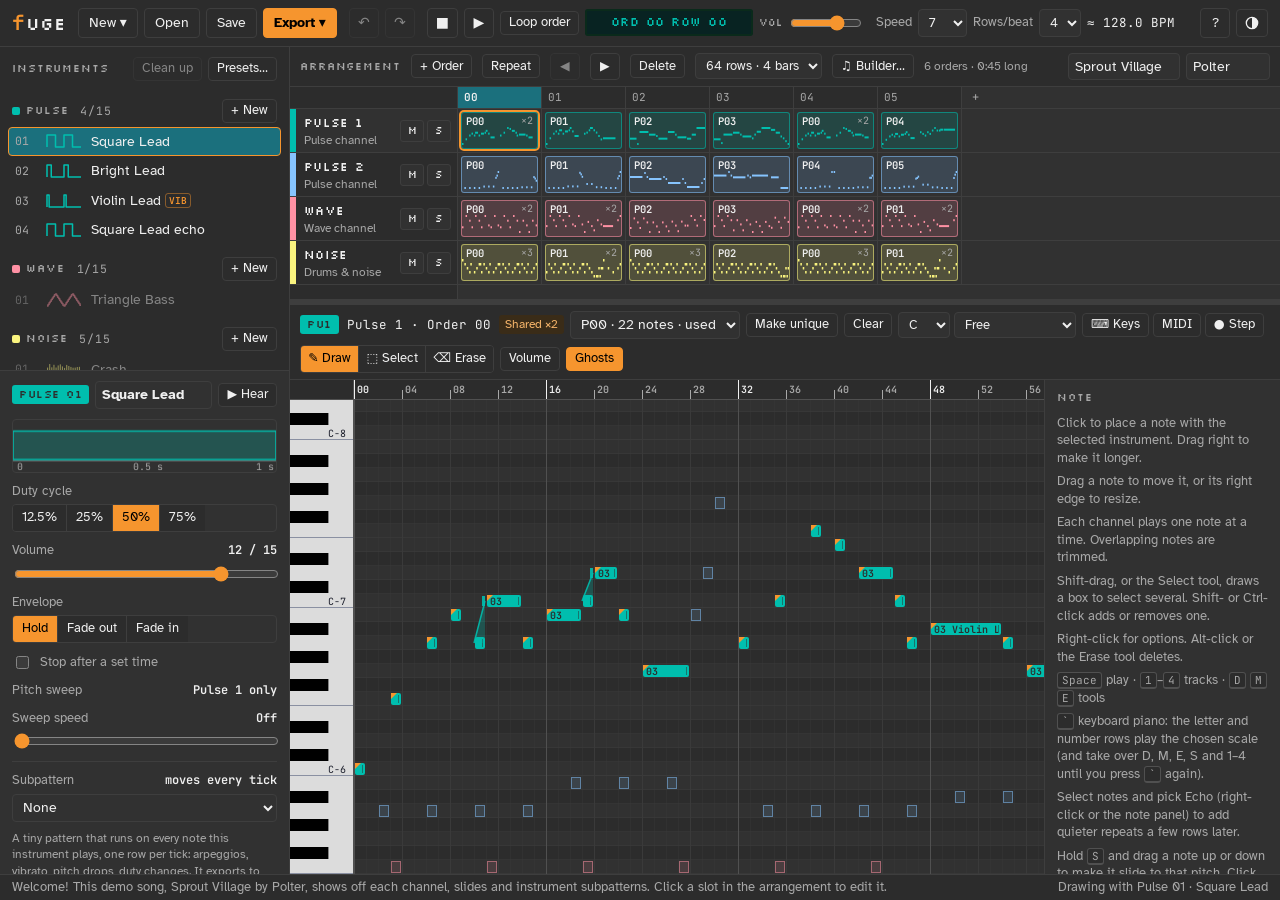
<file: index.html>
<!doctype html> <html lang="en"> <head> <meta charset="utf-8"> <meta name="viewport" content="width=device-width,initial-scale=1"> <title>fUGE</title> <link rel="stylesheet" href="css/style.css"> </head> <body> <div class="app"> <header class="topbar"> <div class="brand" title="subterfUGE: a Game Boy music maker"><span>f</span>UGE</div> <span class="mode-chip" id="modeChip" hidden title="This project is a set of sound effects">SFX</span> <div class="group"> <button class="btn" id="btnNew" type="button">New ▾</button> <button class="btn" id="btnOpen" type="button">Open</button> <button class="btn" id="btnSave" type="button" title="Save project (Ctrl+S). Shift-click or Ctrl+Shift+S to save a copy.">Save</button> <button class="btn accent" id="btnExport" type="button" title="Export (Ctrl+E for the main format)">Export ▾</button> <input type="file" id="fileInput" accept=".json,application/json,.mid,.midi,audio/midi,audio/x-midi" hidden> <input type="file" id="presetInput" accept=".json,application/json" hidden> </div> <div class="group"> <button class="btn icon" id="btnUndo" type="button" title="Undo (Ctrl+Z)" aria-label="Undo">↶</button> <button class="btn icon" id="btnRedo" type="button" title="Redo (Ctrl+Shift+Z)" aria-label="Redo">↷</button> </div> <div class="group"> <button class="btn icon" id="btnStop" type="button" title="Stop" aria-label="Stop">■</button> <button class="btn icon" id="btnPlay" type="button" title="Play (Space)" aria-label="Play">▶</button> <button class="btn small" id="btnLoop" type="button" aria-pressed="false" title="Loop the selected order">Loop order</button> <div class="lcd" id="lcd">ORD 00 ROW 00</div> <label class="vol" title="Output volume"><span aria-hidden="true">VOL</span><input type="range" id="volume" min="0" max="100" value="70" aria-label="Output volume"></label> </div> <div class="group tempo"> <label>Speed <select id="speed" title="Ticks per row. Lower is faster."></select></label> <label>Rows/beat <select id="rpb"></select></label> <span class="bpm" id="bpm"></span> </div> <div class="spacer"></div> <div class="group"> <button class="btn icon" id="btnHelp" type="button" title="Help and docs (F1)" aria-label="Open the docs">?</button> <button class="btn icon" id="btnTheme" type="button" title="Theme: match system, light, dark, slate, able or able dark (the default)" aria-label="Choose a theme"><svg width="14" height="14" viewBox="0 0 16 16" aria-hidden="true"><circle cx="8" cy="8" r="6.5" fill="none" stroke="currentColor" stroke-width="1.5"/><path d="M8 1.5a6.5 6.5 0 0 1 0 13z" fill="currentColor"/></svg></button> </div> </header> <aside class="sidebar" aria-label="Instruments"> <div class="side-head"> <p class="label">Instruments</p> <div class="side-btns"> <button class="btn small" id="btnClean" type="button" title="Remove the instruments that no note uses">Clean up</button> <button class="btn small" id="btnPresets" type="button">Presets…</button> </div> </div> <div class="inst-list" id="instList"></div> <div class="editor" id="instEditor"></div> </aside> <main class="main" id="main"> <section class="arrange" aria-label="Arrangement"> <div class="bar"> <p class="label" id="arrLabel">Arrangement</p> <button class="btn small" id="ordAdd" type="button" title="Insert an empty order after the selected one">+ Order</button> <button class="btn small" id="ordDup" type="button" title="Repeat the selected order">Repeat</button> <button class="btn small icon" id="ordLeft" type="button" title="Move order left" aria-label="Move order left">◀</button> <button class="btn small icon" id="ordRight" type="button" title="Move order right" aria-label="Move order right">▶</button> <button class="btn small" id="ordDel" type="button" title="Delete the selected order">Delete</button> <select id="ordRows" aria-label="Length of the selected order" title="How many rows the selected order plays before moving on"></select> <button class="btn small" id="ordBuild" type="button" title="Build this order's patterns from a chord progression and the pattern library">♫ Builder…</button> <span class="hint" id="arrInfo"></span> <div class="spacer"></div> <div class="group meta"> <input type="text" id="songName" maxlength="60" placeholder="Song name" aria-label="Song name"> <input type="text" id="songArtist" maxlength="60" placeholder="Artist" aria-label="Artist"> </div> </div> <div class="arr-body"> <div class="track-heads" id="trackHeads"></div> <div class="lanes-scroll" id="lanesScroll"> <div class="lanes" id="lanes"></div> </div> </div> </section> <div class="splitter" id="splitter" role="separator" aria-orientation="horizontal" aria-label="Resize arrangement"></div> <section class="pattern" aria-label="Pattern editor"> <div class="bar"> <div class="pat-title" id="patTitle"></div> <div class="sfx-ctl" id="sfxCtl" hidden> <input type="text" id="sfxName" maxlength="32" aria-label="Sound effect name" title="Sound effect name"> <select id="sfxRows" aria-label="Sound effect length" title="Length in rows"></select> <span class="hint" id="sfxDur"></span> </div> <select id="patSelect" aria-label="Pattern in this slot"></select> <button class="btn small" id="patUnique" type="button" title="Copy this pattern so edits only affect this slot">Make unique</button> <button class="btn small" id="patClear" type="button">Clear</button> <div class="scale-ctl" title="Darken the rows that aren't in this scale"> <select id="scaleRoot" aria-label="Scale key"></select> <select id="scaleName" aria-label="Scale"></select> </div> <div class="kb-ctl"> <button class="btn small" id="btnKb" type="button" aria-pressed="false" title="Keyboard piano (`): play the chosen scale on your computer keyboard">⌨ Keys</button> <span class="kb-oct" id="kbOct" hidden> <button class="btn small icon" id="kbDown" type="button" title="Lower octave" aria-label="Lower octave">−</button> <span id="kbBase" title="The note on the Z key, the lowest you can play"></span> <button class="btn small icon" id="kbUp" type="button" title="Higher octave" aria-label="Higher octave">+</button> </span> <button class="btn small" id="btnMidi" type="button" aria-pressed="false" title="MIDI controller: play the current instrument from a MIDI keyboard or pads, and step-enter notes">MIDI</button> <button class="btn small" id="btnStep" type="button" aria-pressed="false" title="Step input: notes you play on the keyboard piano or a MIDI controller are written at the marker on the ruler, which then moves on">● Step</button> <select id="stepLen" aria-label="Note length and step size" title="Note length, and how far the marker moves after each note" hidden></select> </div> <div class="spacer"></div> <div class="seg" role="group" aria-label="Noise view" id="noiseView" hidden> <button type="button" data-nv="lanes" aria-pressed="true" title="Drum lanes: one row per noise instrument, each hit at its instrument's default pitch">Lanes</button> <button type="button" data-nv="pitch" aria-pressed="false" title="Piano roll: place hits at any pitch with the current instrument, for sound effects and pitch sweeps">Pitch</button> </div> <div class="seg" role="group" aria-label="Tool"> <button type="button" id="toolDraw" aria-pressed="true" title="Draw (D)">✎ Draw</button> <button type="button" id="toolSelect" aria-pressed="false" title="Select (M). Drag a box around notes.">⬚ Select</button> <button type="button" id="toolErase" aria-pressed="false" title="Erase (E)">⌫ Erase</button> </div> <button class="btn small" id="btnAuto" type="button" aria-pressed="false" title="Volume automation (Shift+V)">Volume</button> <button class="btn small" id="btnGhost" type="button" aria-pressed="true" title="Show the other channels faintly">Ghosts</button> </div> <div class="roll-wrap"> <div class="roll-area"> <div class="roll-scroll" id="rollScroll"> <div class="roll-inner" id="rollInner"> <div class="corner"></div> <canvas class="ruler" id="ruler" title="Click to set where playback starts"></canvas> <canvas class="keys" id="keys"></canvas> <canvas id="roll"></canvas> <div class="playhead" id="rollHead"></div> <div class="auto-corner" id="autoCorner" hidden><b>Volume</b><span id="autoVal"></span></div> <canvas class="auto" id="auto" hidden title="Volume automation. Click to add a point, drag to move it, double-click or Alt-click to remove it."></canvas> </div> </div> <div class="roll-empty" id="rollEmpty" hidden></div> </div> <aside class="inspector" id="inspector" aria-label="Note inspector"></aside> </div> </section> </main> <footer class="statusbar"> <span id="status" role="status"></span> <span id="drawHint"></span> </footer> </div> <div class="modal" id="presetModal" role="dialog" aria-modal="true" aria-labelledby="presetTitle"> <div class="dialog"> <div class="dialog-head"> <h2 id="presetTitle">Instrument presets</h2> <button class="btn small" id="presetClose" type="button">Close</button> </div> <div class="dialog-tabs" id="presetTabs"></div> <div class="preset-grid" id="presetGrid"></div> </div> </div> <div class="modal" id="infoModal" role="dialog" aria-modal="true" aria-labelledby="infoTitle"> <div class="dialog info-dialog"> <div class="dialog-head"> <h2 id="infoTitle"></h2> <button class="btn small" id="infoClose" type="button">OK</button> </div> <div class="info-body" id="infoBody"></div> </div> </div> <div class="modal" id="builderModal" role="dialog" aria-modal="true" aria-labelledby="bldTitle"> <div class="dialog builder-dialog"> <div class="dialog-head"> <h2 id="bldTitle">Pattern builder</h2> <span class="hint bld-where" id="bldWhere"></span> <button class="btn small" id="bldClose" type="button">Close</button> </div> <div class="bld-body"> <section class="bld-sec"> <div class="bld-row"> <p class="label">Chords</p> <input type="text" id="bldProg" placeholder="Up to 8 chords, e.g. C Am F G7 or I vi IV V, then Enter" aria-label="Chord progression" spellcheck="false"> <span class="hint" id="bldProgMsg" role="status"></span> </div> <div class="bld-row bld-guide-head"> <p class="label">Guide</p> <select id="bldKey" aria-label="Guide key"></select> <select id="bldScale" aria-label="Guide scale"></select> <label class="bld-check"><input type="checkbox" id="bldMore"> 7ths and sus</label> <button class="btn small accent" id="bldUse" type="button" hidden>Use</button> <span class="hint" id="bldGuideHint"></span> </div> <div class="bld-guide" id="bldGuide"></div> <canvas id="bldStrip" tabindex="0" aria-label="Chord strip: click to place a chord, drag a chord to move it, right-click to remove it"></canvas> <div class="bld-chord" id="bldChord"></div> </section> <section class="bld-sec"> <div class="bld-row"> <p class="label">Layers</p> <button class="btn small" id="bldAdd" type="button">+ Layer</button> </div> <div class="bld-layers" id="bldLayers"></div> </section> <section class="bld-sec"> <canvas id="bldRoll" aria-label="Preview of the notes the builder will write"></canvas> </section> </div> <div class="bld-foot"> <button class="btn" id="bldPlay" type="button">▶ Play</button> <label class="bld-check"><input type="checkbox" id="bldOthers" checked="checked"> Hear the order's other channels</label> <div class="spacer"></div> <span class="hint" id="bldNote"></span> <button class="btn accent" id="bldApply" type="button">Apply</button> </div> </div> </div> <div class="modal" id="waveModal" role="dialog" aria-modal="true" aria-labelledby="waveTitle"> <div class="dialog info-dialog wave-dialog"> <div class="dialog-head"> <h2 id="waveTitle">Waveform values</h2> <button class="btn small" id="waveCancel" type="button">Cancel</button> </div> <div class="info-body"> <p>32 values from 0 to 15, separated by spaces or commas. A hUGETracker hex string like <code>0123…</code> works too.</p> <textarea id="waveText" rows="3" spellcheck="false" aria-label="Waveform values"></textarea> <div class="wave-check"> <canvas id="wavePreview" aria-hidden="true"></canvas> <span id="waveMsg" role="status"></span> </div> <div class="wave-actions"> <button class="btn accent" id="waveApply" type="button">Apply</button> </div> </div> </div> </div> <div class="toast" id="toast" role="alert"></div> <script src="js/fuge.js"></script> </body> </html>
</file>
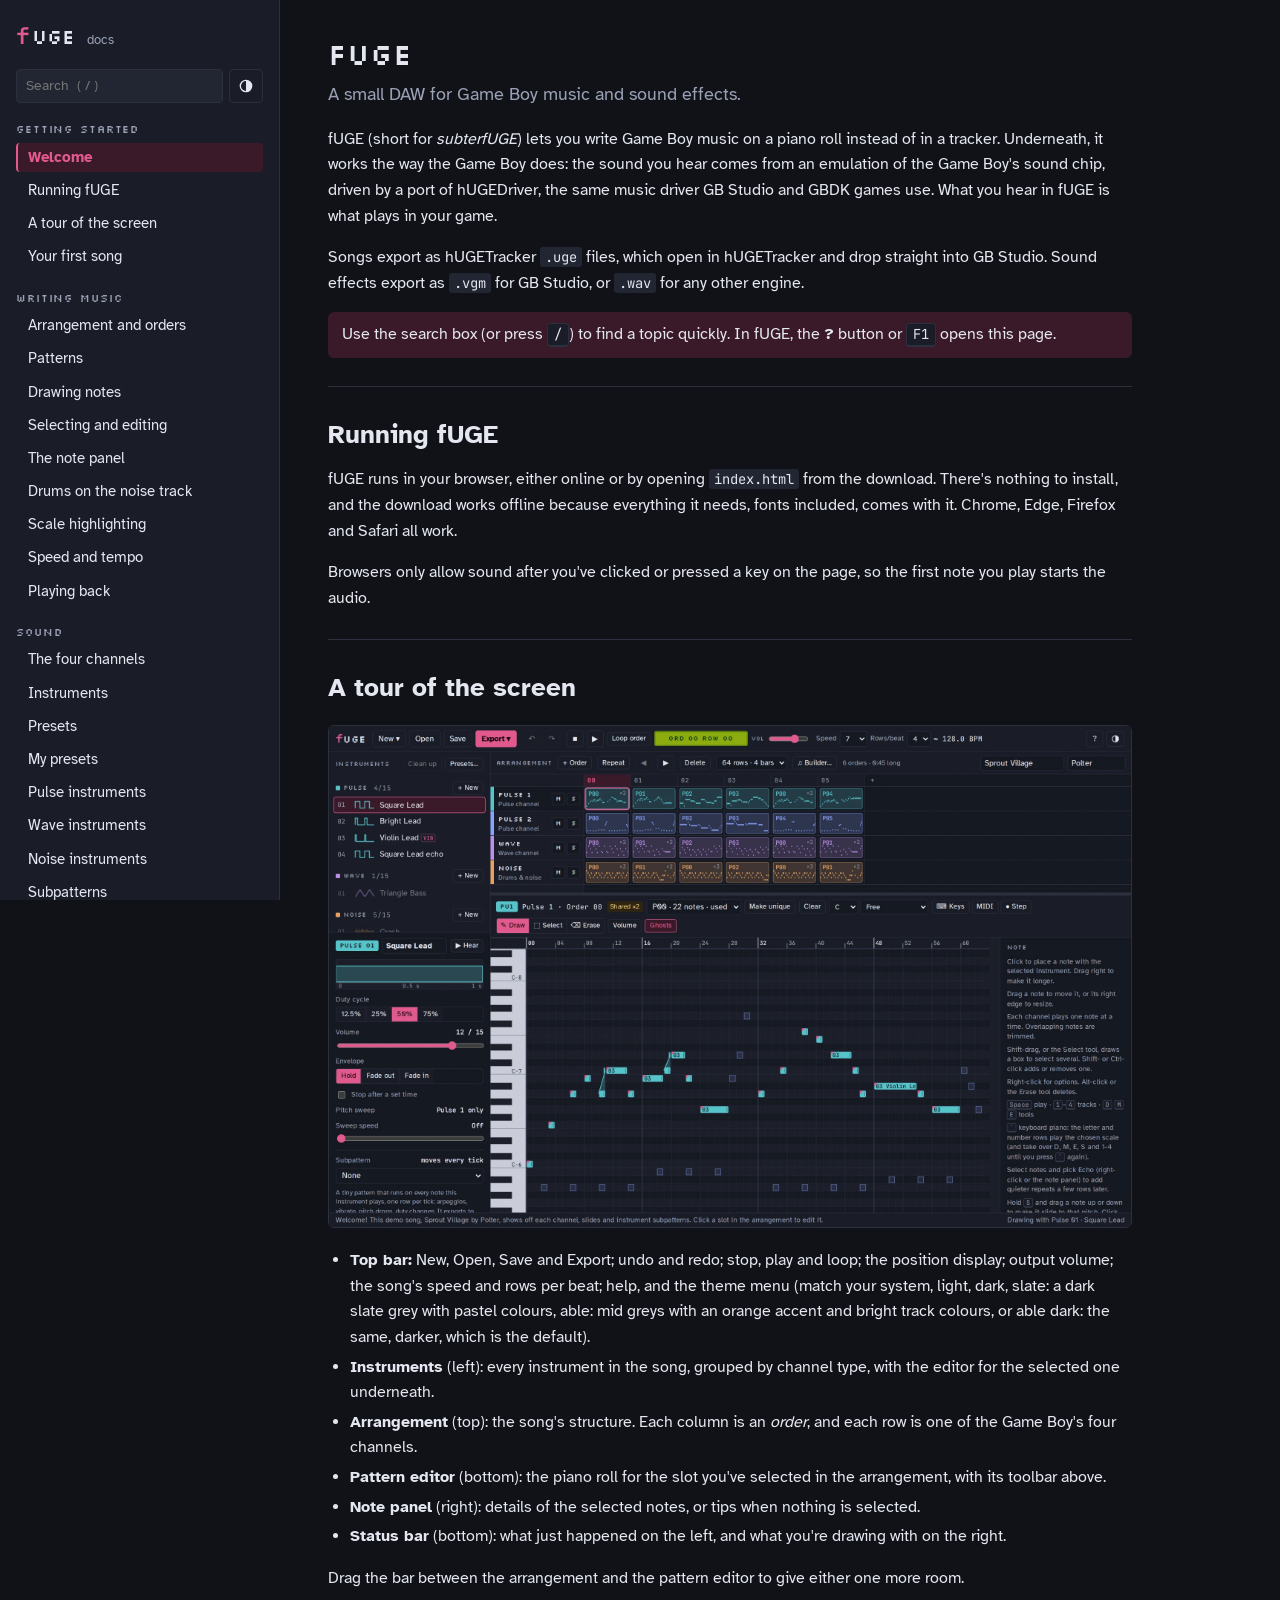
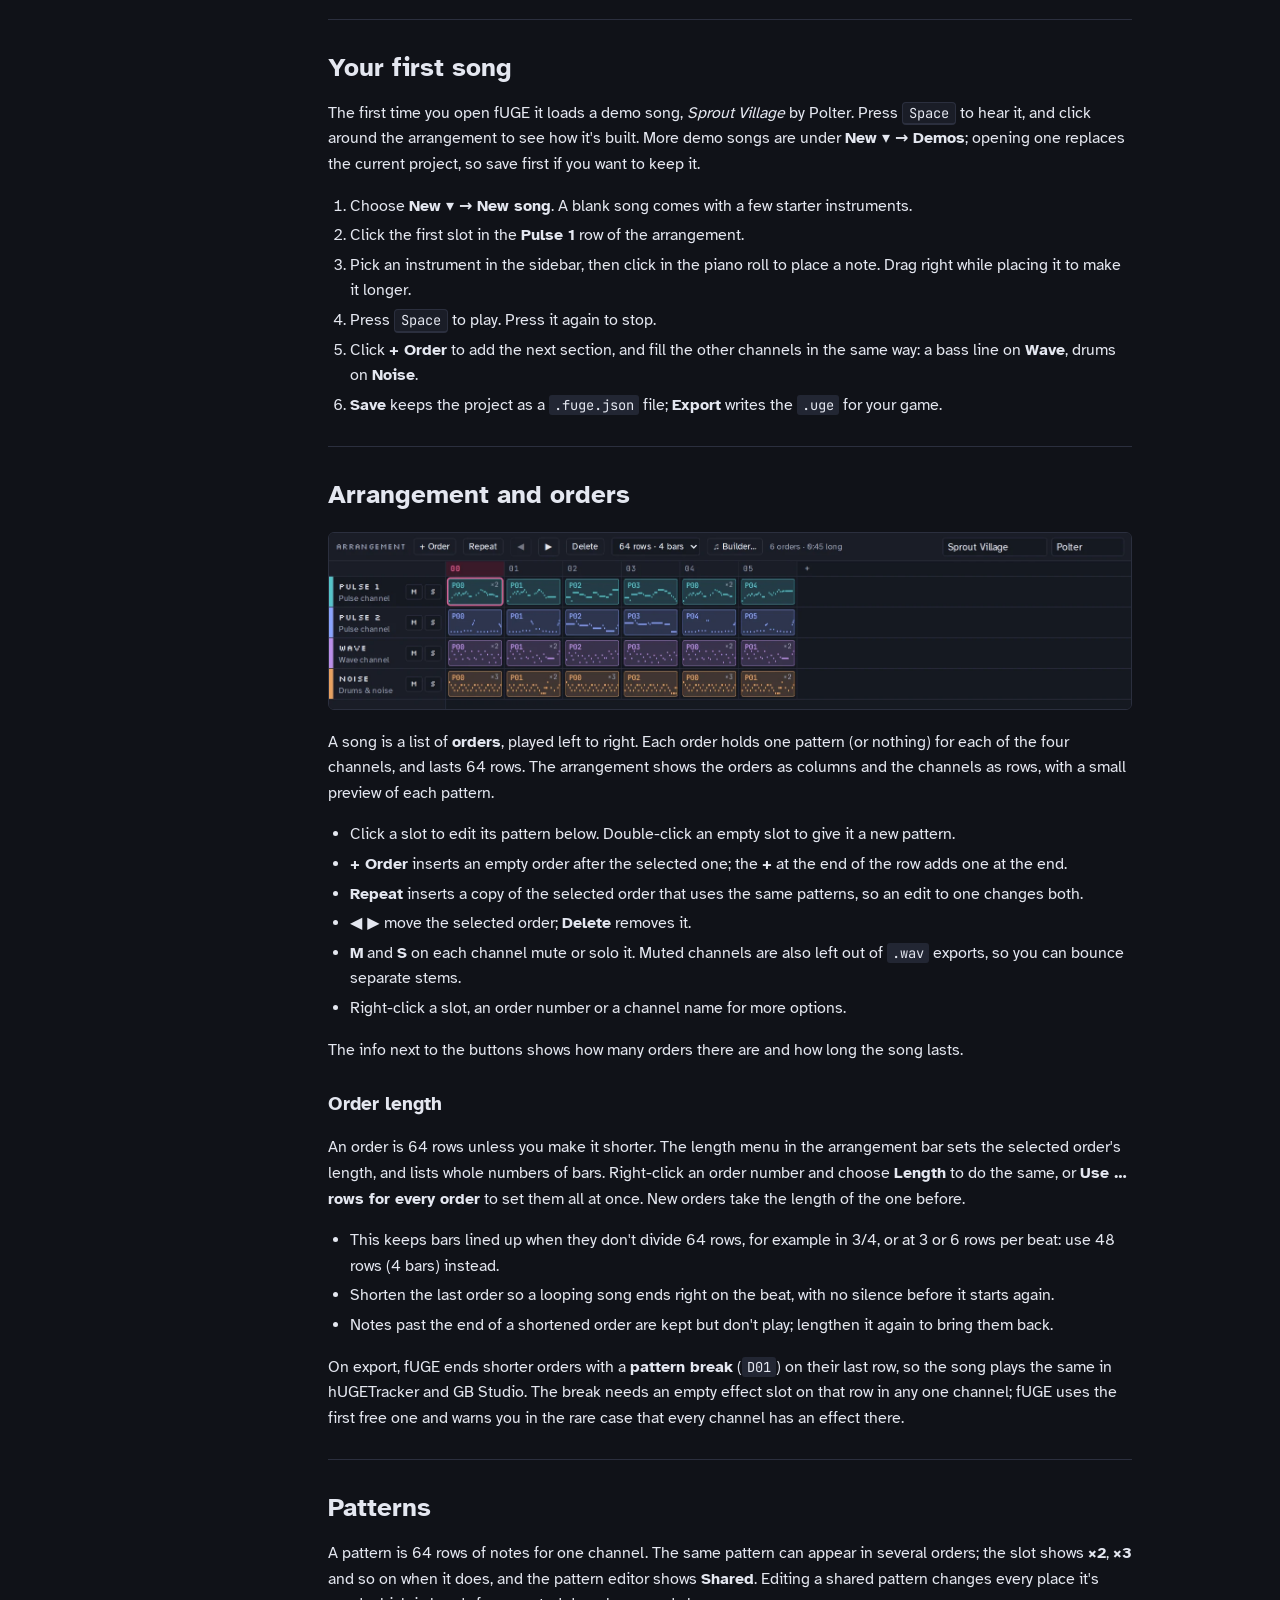
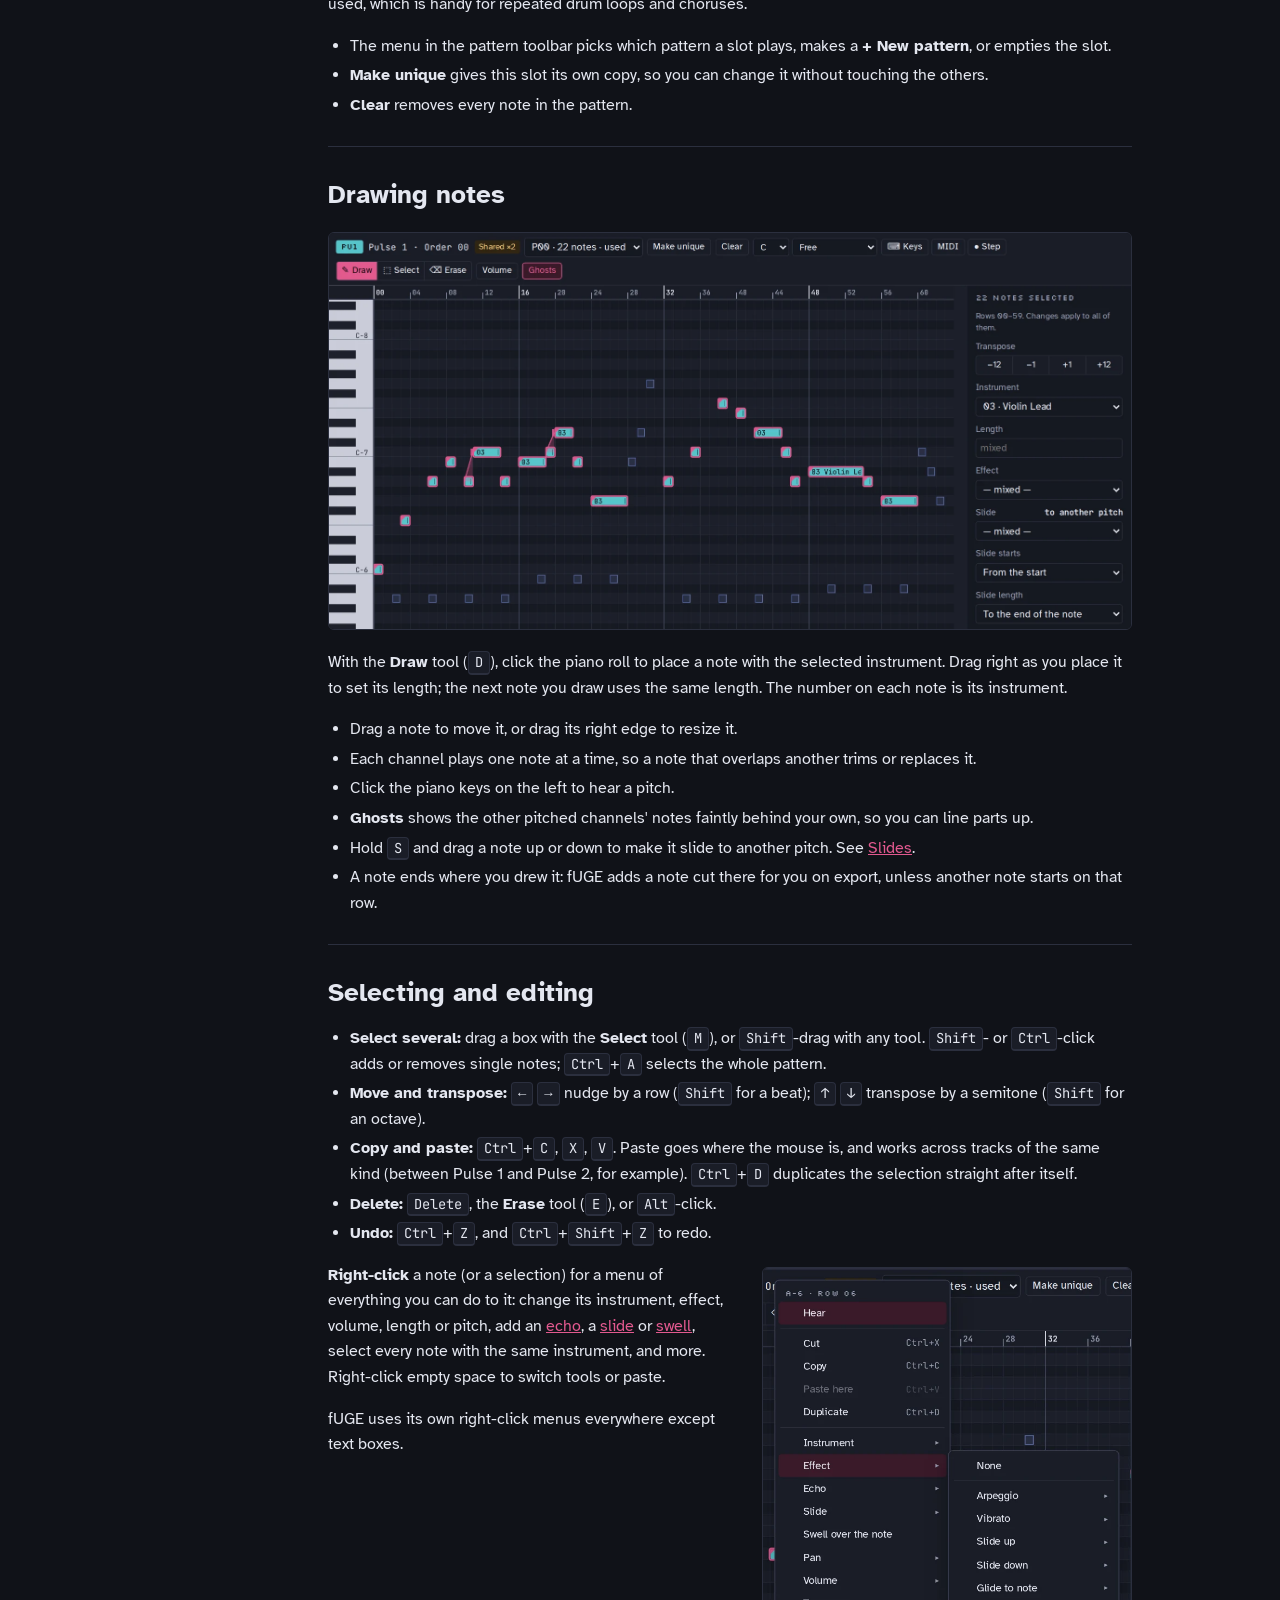
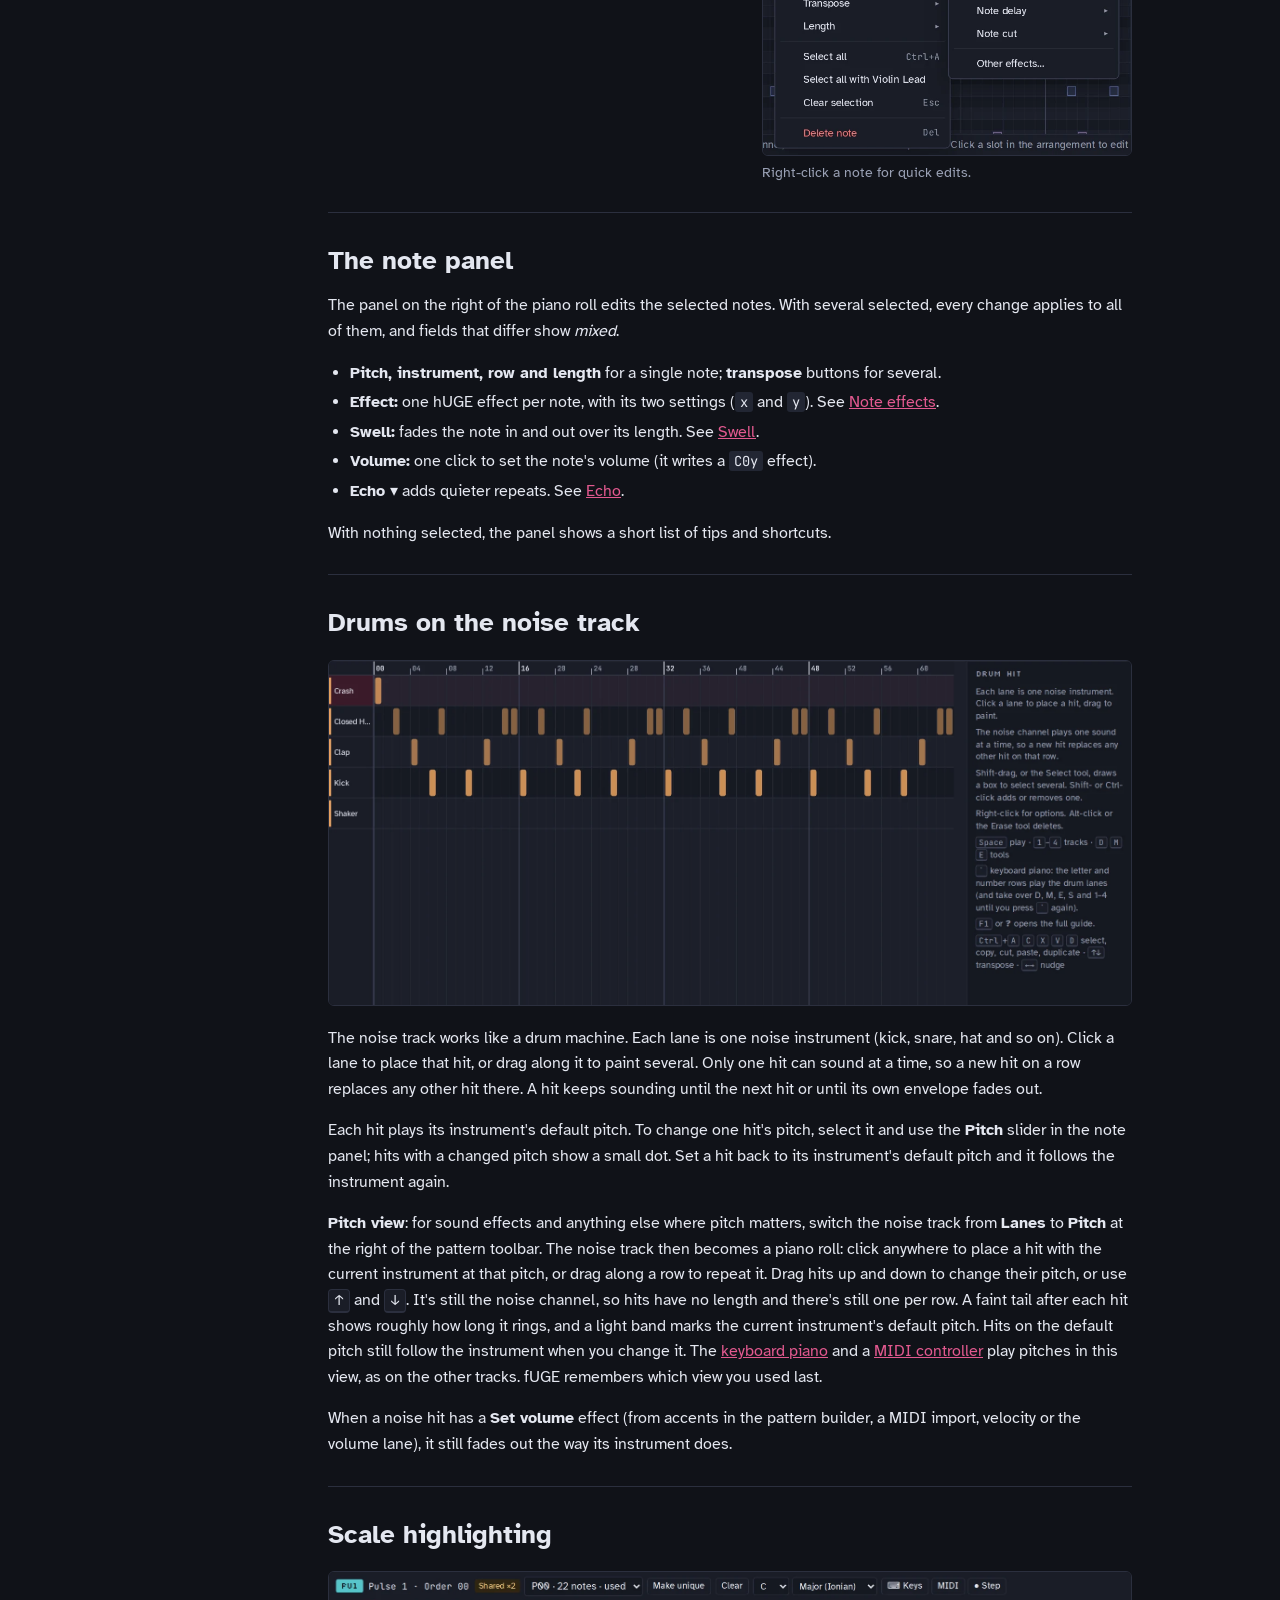
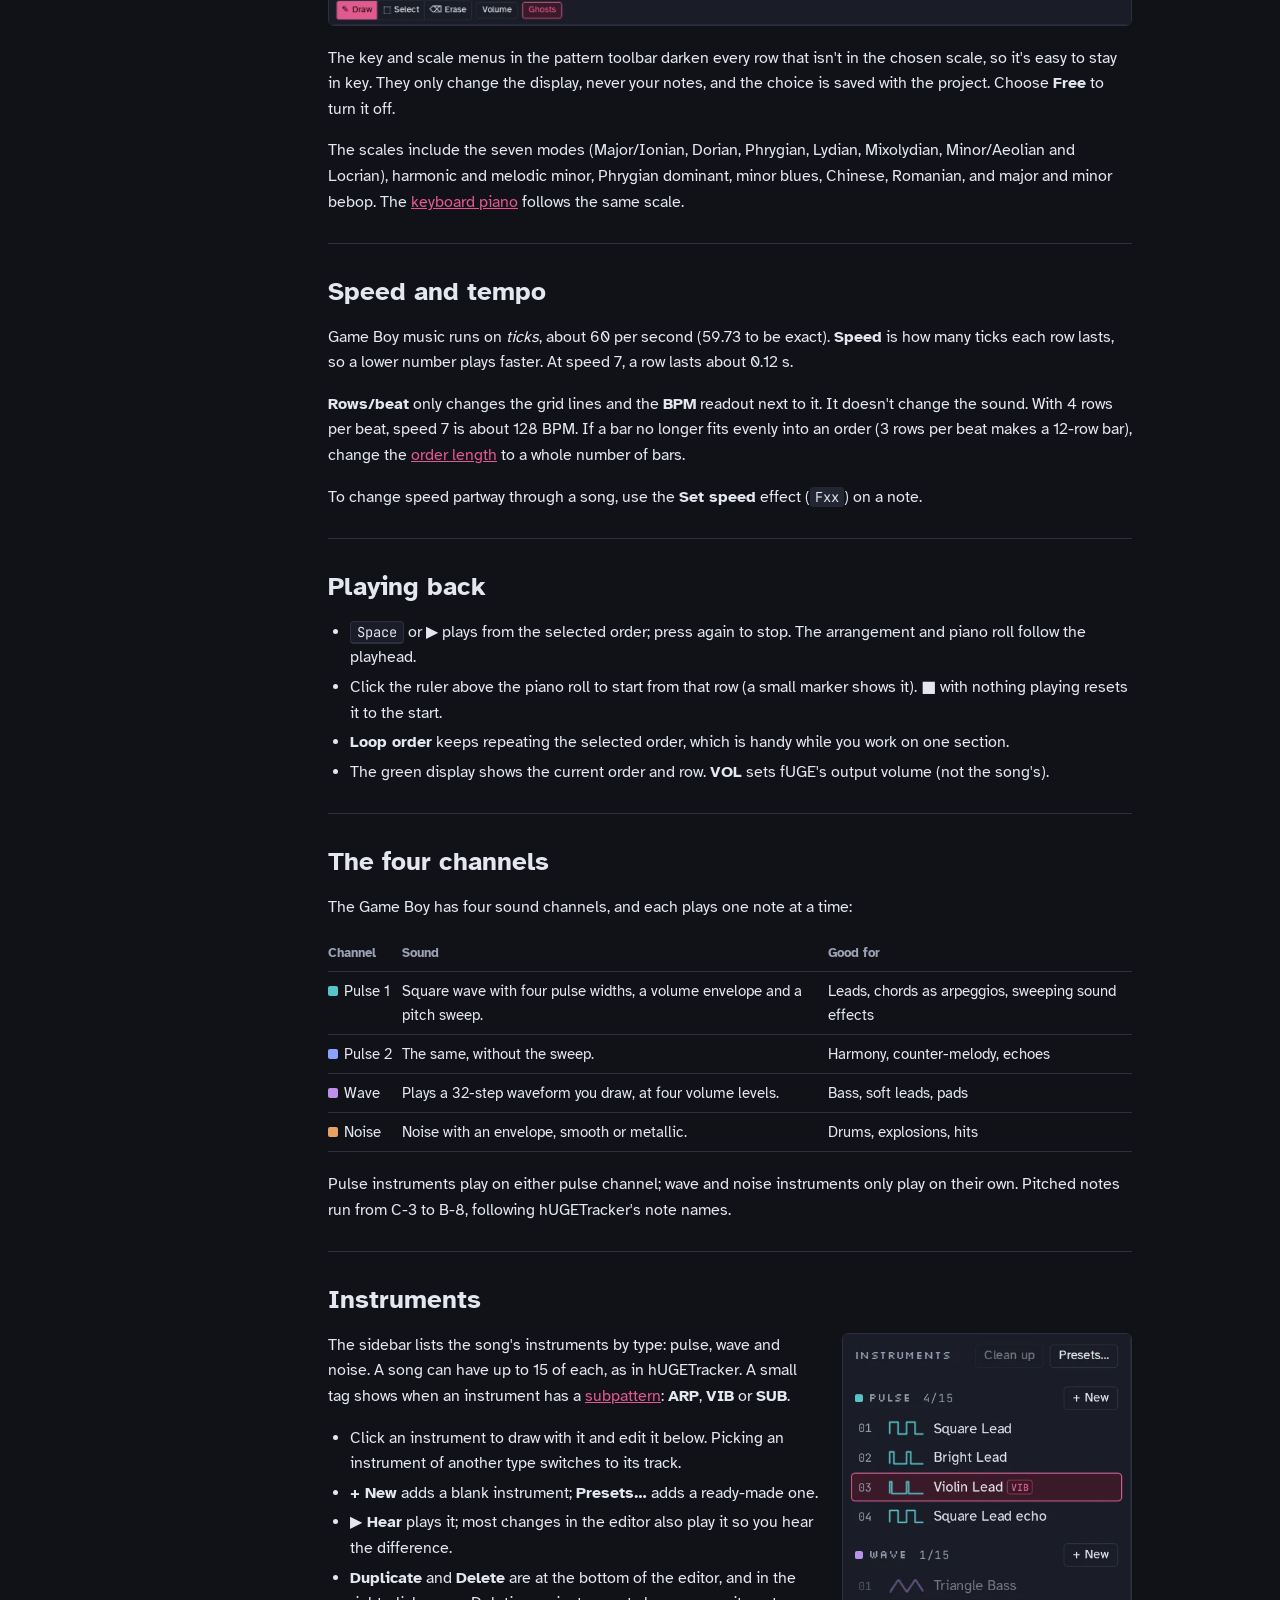
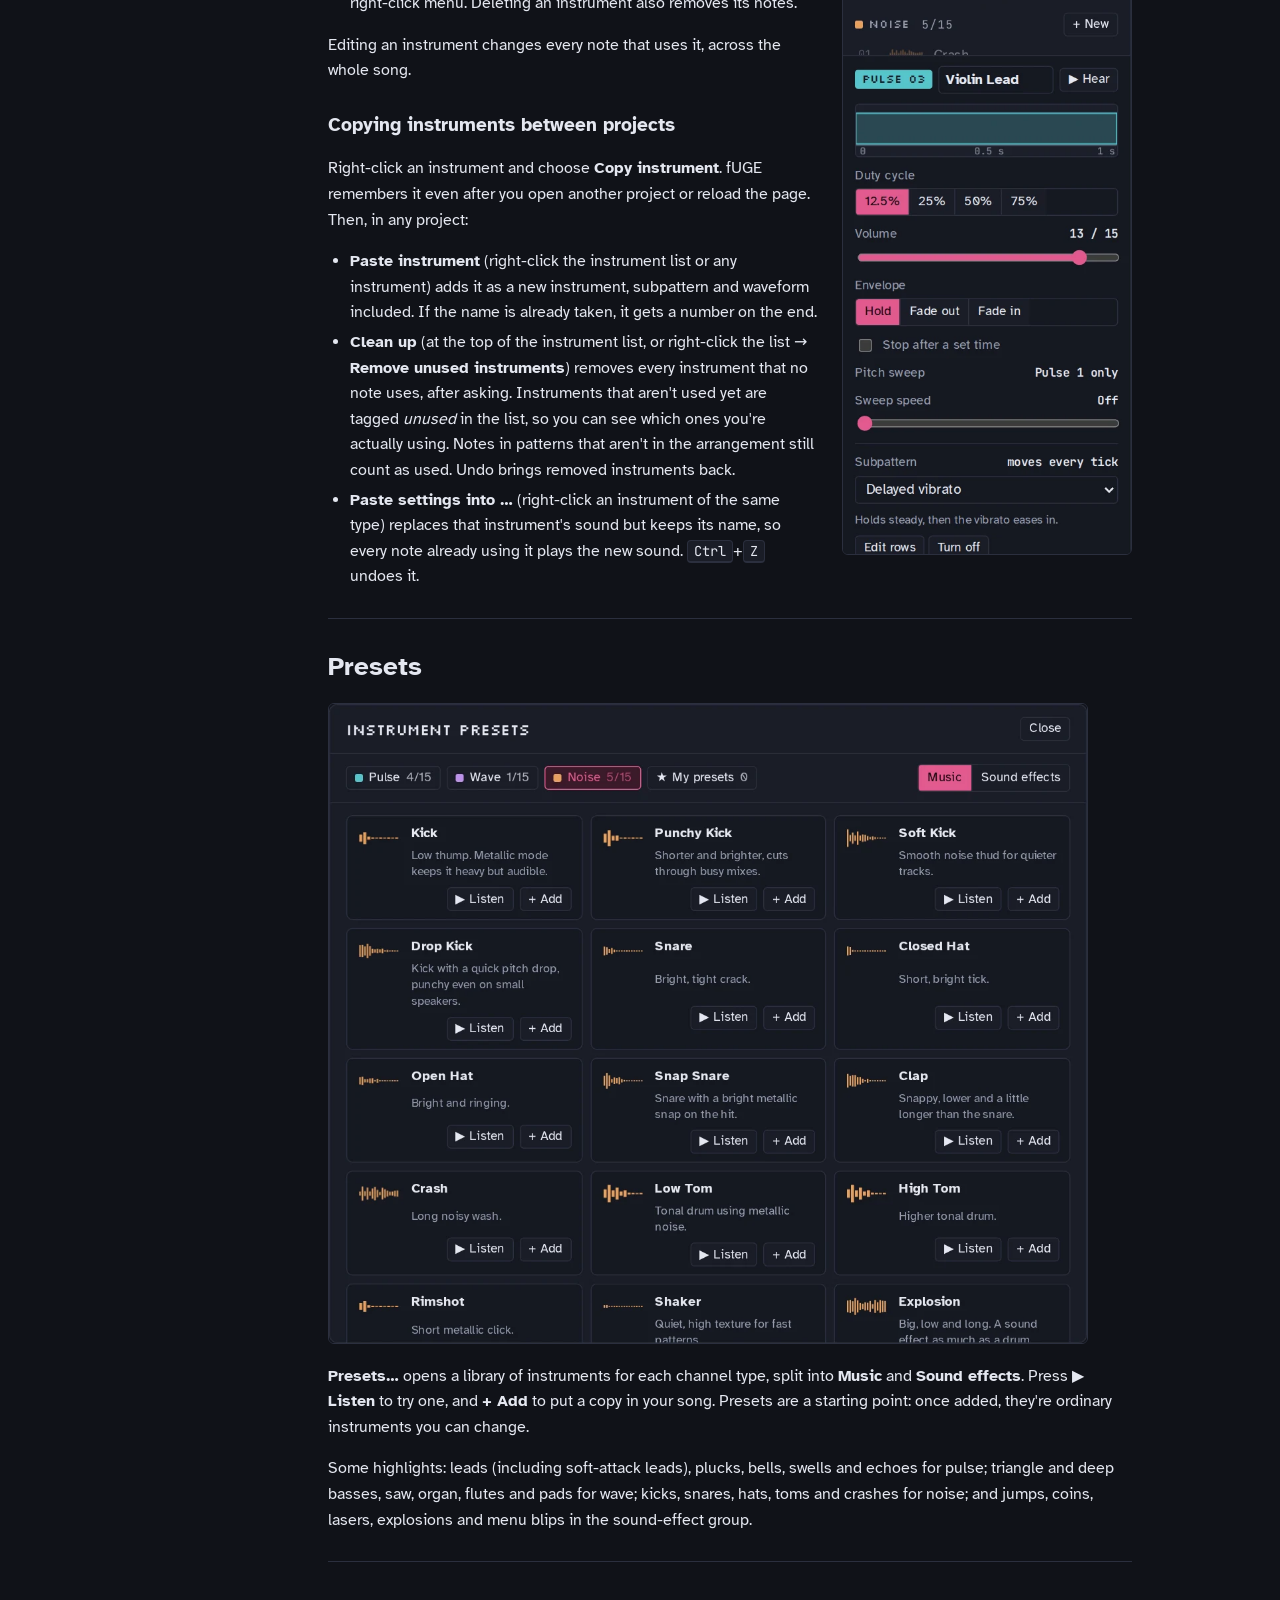
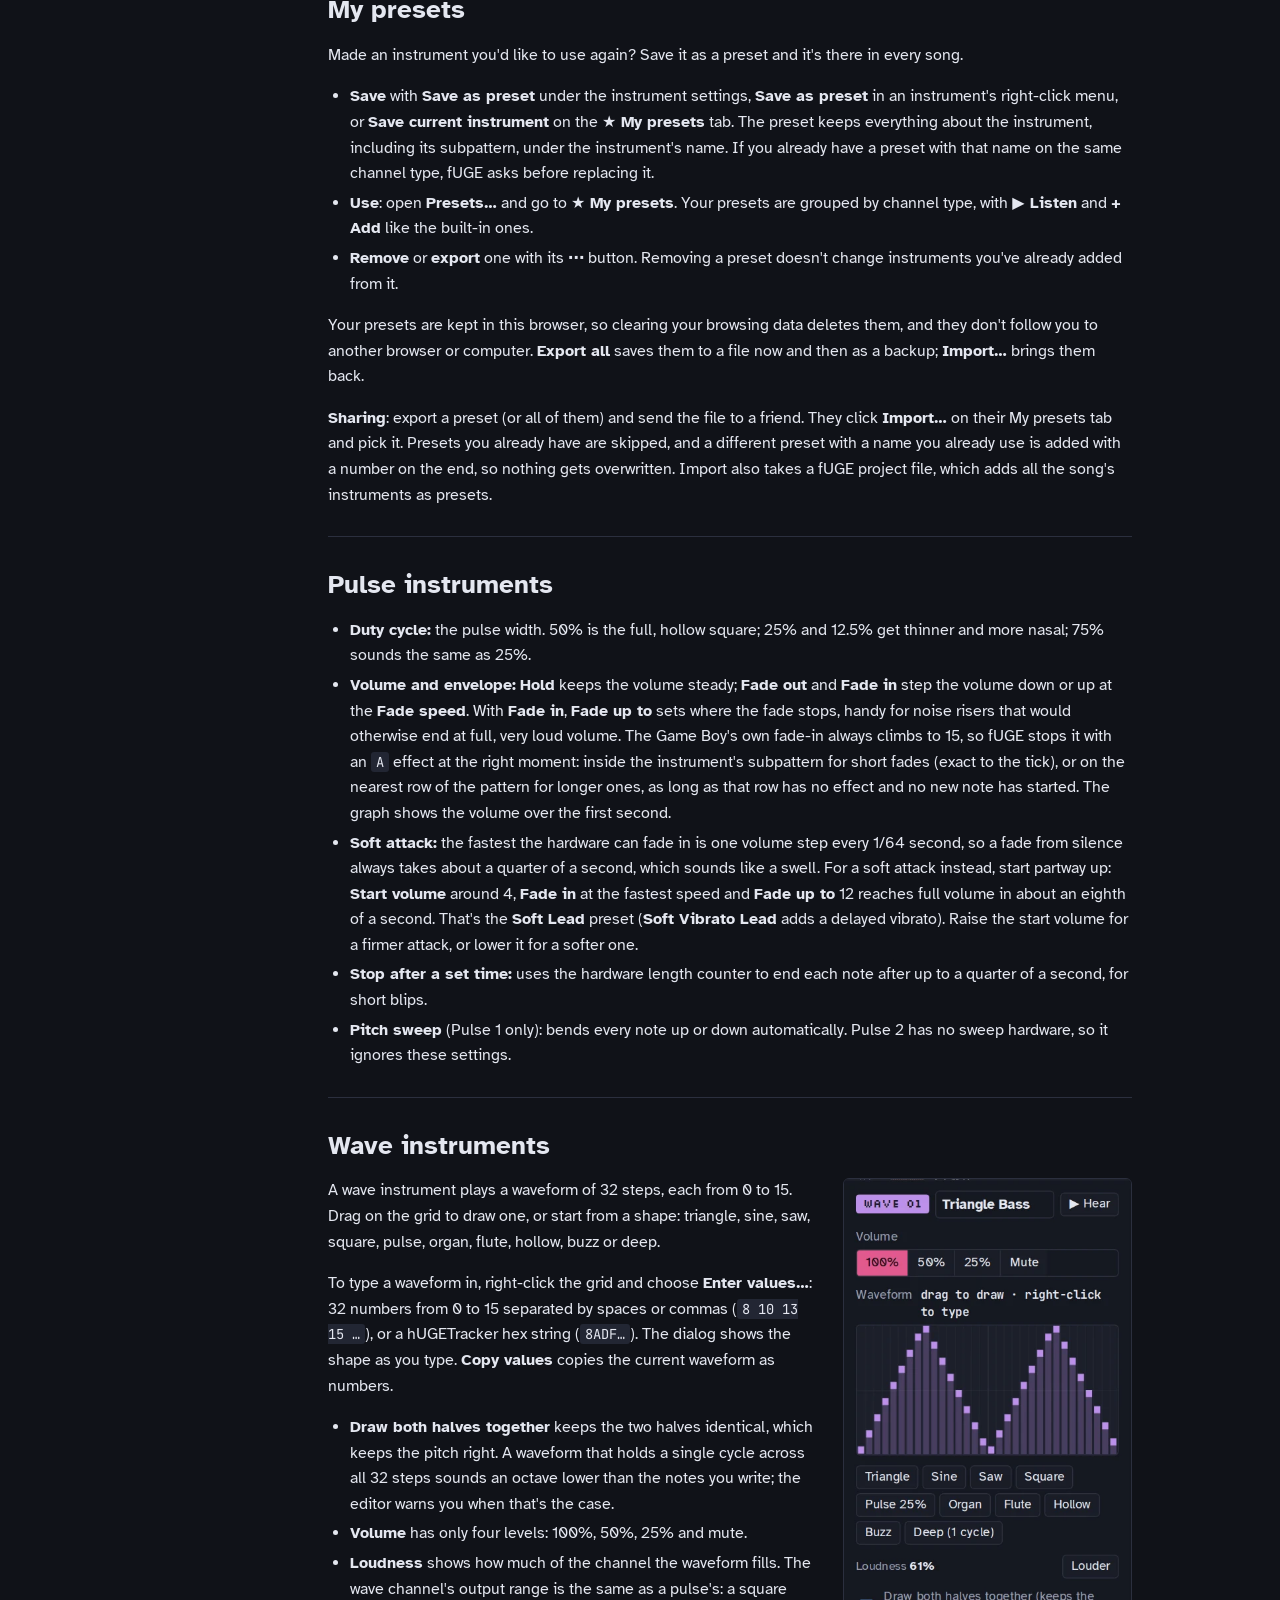
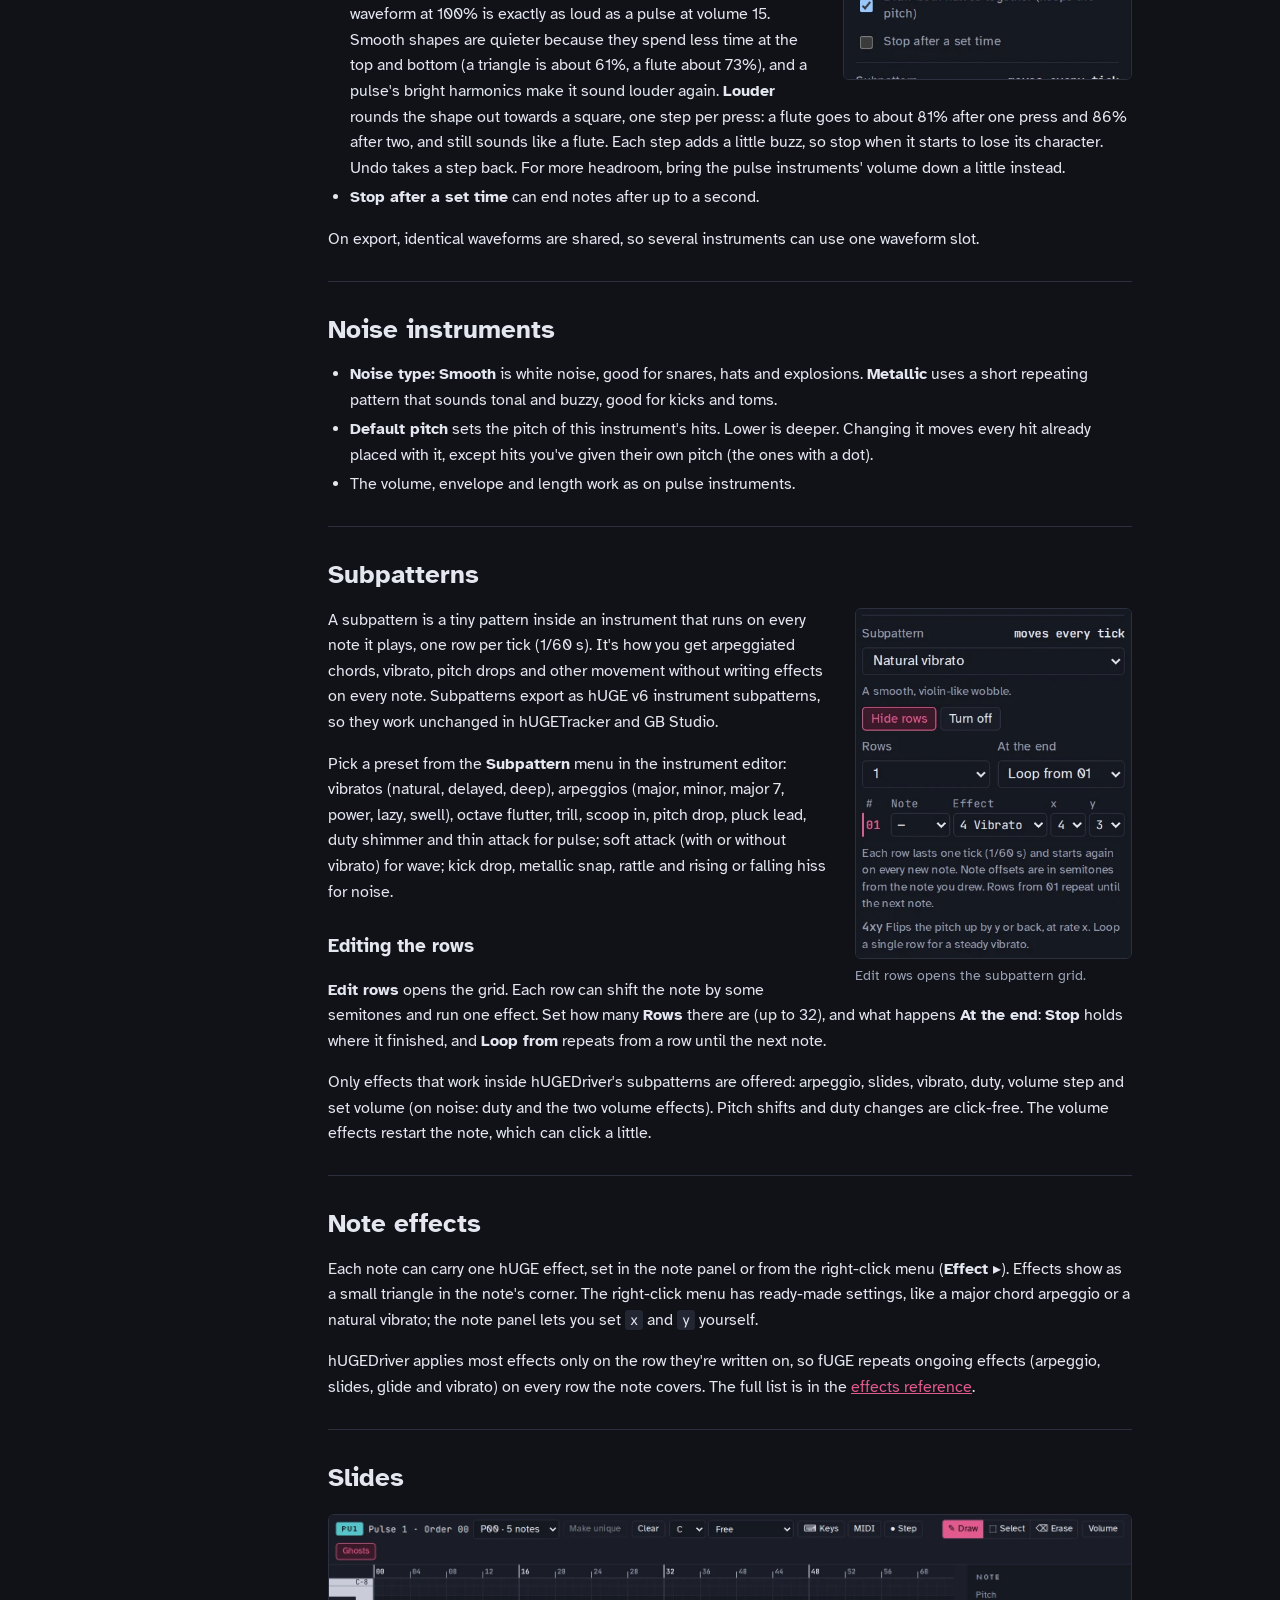
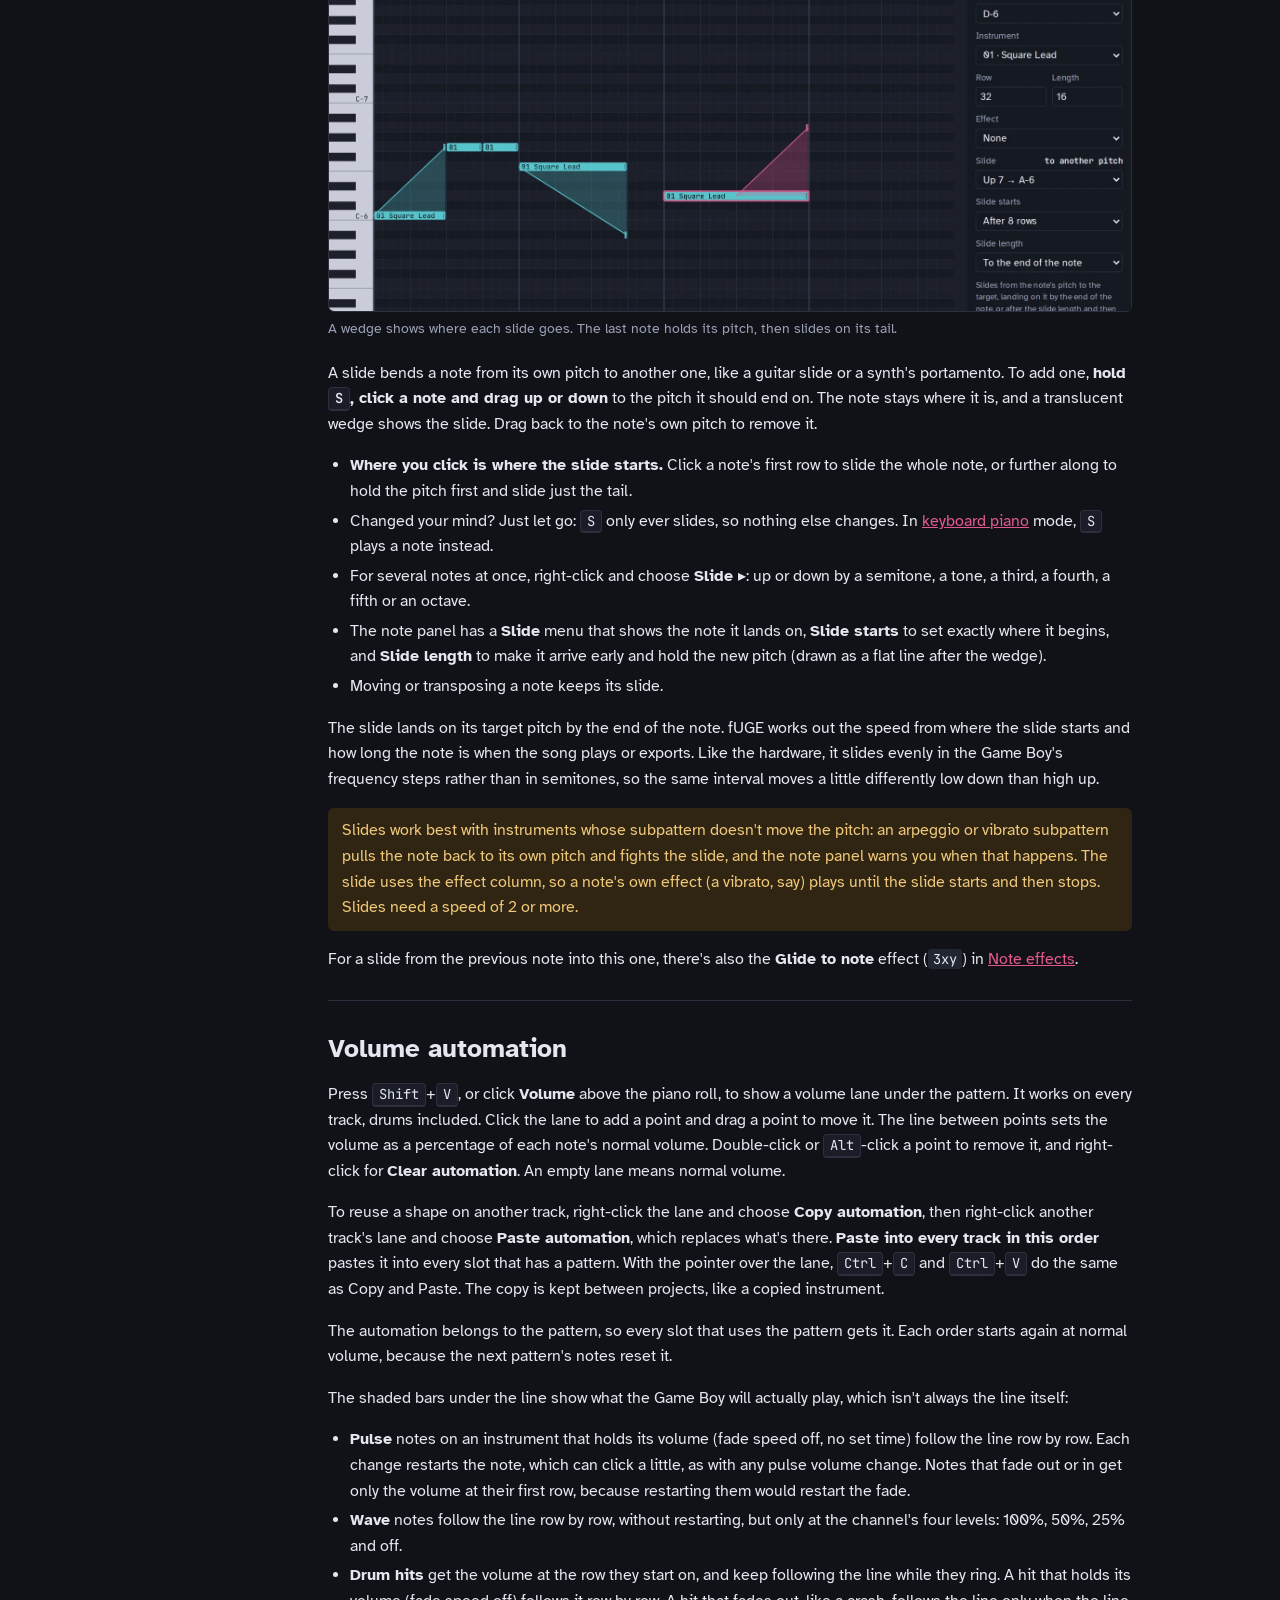
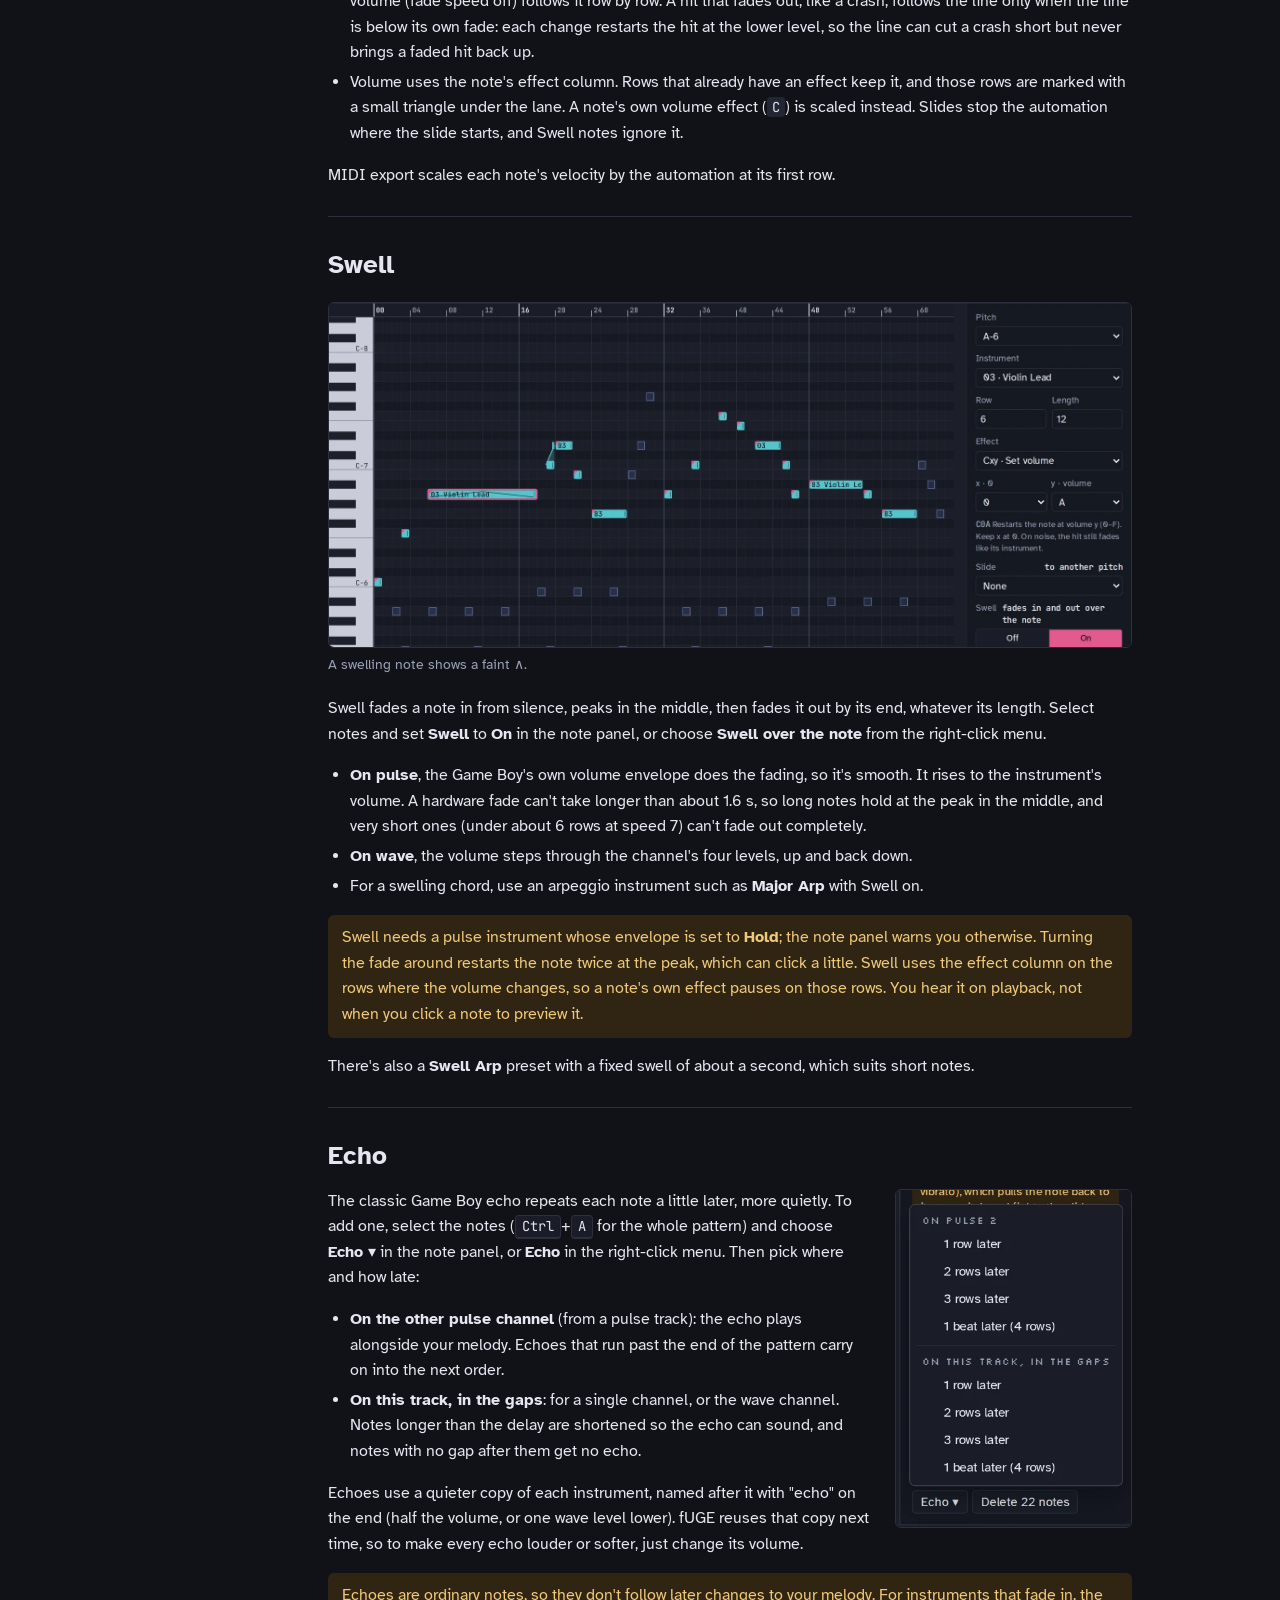
<file: docs/index.html>
<!doctype html> <html lang="en"> <head> <meta charset="utf-8"> <meta name="viewport" content="width=device-width,initial-scale=1"> <title>fUGE docs</title> <link rel="stylesheet" href="docs.css"> <script src="docs.js"></script> </head> <body> <div class="topbar"> <a class="brand" href="#welcome"><b>f</b>UGE <small>docs</small></a> <button class="icon-btn" id="menu" type="button" aria-label="Show contents">☰</button> </div> <div class="layout"> <aside class="side" aria-label="Contents"> <a class="brand" href="#welcome"><b>f</b>UGE <small>docs</small></a> <div class="side-tools"> <input type="search" id="search" placeholder="Search  ( / )" aria-label="Search the docs"> <button class="icon-btn" id="theme" type="button" title="Switch light/dark" aria-label="Switch between light and dark"><svg width="14" height="14" viewBox="0 0 16 16" aria-hidden="true"><circle cx="8" cy="8" r="6.5" fill="none" stroke="currentColor" stroke-width="1.5"/><path d="M8 1.5a6.5 6.5 0 0 1 0 13z" fill="currentColor"/></svg></button> </div> <nav class="nav"> <p class="none" id="noResults" hidden>Nothing matches. Try another word.</p> <div class="group"> <p>Getting started</p> <ul> <li><a href="#welcome">Welcome</a></li> <li><a href="#running">Running fUGE</a></li> <li><a href="#screen">A tour of the screen</a></li> <li><a href="#first-song">Your first song</a></li> </ul> </div> <div class="group"> <p>Writing music</p> <ul> <li><a href="#arrangement">Arrangement and orders</a></li> <li><a href="#patterns">Patterns</a></li> <li><a href="#drawing">Drawing notes</a></li> <li><a href="#editing">Selecting and editing</a></li> <li><a href="#note-panel">The note panel</a></li> <li><a href="#drums">Drums on the noise track</a></li> <li><a href="#scales">Scale highlighting</a></li> <li><a href="#tempo">Speed and tempo</a></li> <li><a href="#playback">Playing back</a></li> </ul> </div> <div class="group"> <p>Sound</p> <ul> <li><a href="#channels">The four channels</a></li> <li><a href="#instruments">Instruments</a></li> <li><a href="#presets">Presets</a></li> <li><a href="#my-presets">My presets</a></li> <li><a href="#pulse">Pulse instruments</a></li> <li><a href="#wave">Wave instruments</a></li> <li><a href="#noise">Noise instruments</a></li> <li><a href="#subpatterns">Subpatterns</a></li> <li><a href="#effects">Note effects</a></li> </ul> </div> <div class="group"> <p>Techniques</p> <ul> <li><a href="#slides">Slides</a></li> <li><a href="#swell">Swell</a></li> <li><a href="#automation">Volume automation</a></li> <li><a href="#echo">Echo</a></li> <li><a href="#panning">Panning</a></li> <li><a href="#keyboard-piano">Keyboard piano</a></li> <li><a href="#midi-controller">MIDI controller</a></li> <li><a href="#step-input">Step input</a></li> <li><a href="#builder">Pattern builder</a></li> </ul> </div> <div class="group"> <p>Sound effects</p> <ul> <li><a href="#sfx">Sound effect projects</a></li> <li><a href="#sfx-export">Exporting sound effects</a></li> </ul> </div> <div class="group"> <p>Files</p> <ul> <li><a href="#saving">Saving and autosave</a></li> <li><a href="#midi">Importing MIDI</a></li> <li><a href="#export">Exporting songs</a></li> <li><a href="#gb-studio">Using fUGE with GB Studio</a></li> <li><a href="#hugetracker">hUGETracker and GBDK</a></li> </ul> </div> <div class="group"> <p>Reference</p> <ul> <li><a href="#shortcuts">Keyboard shortcuts</a></li> <li><a href="#fx-ref">Effects reference</a></li> <li><a href="#limits">Limits and hardware quirks</a></li> </ul> </div> </nav> </aside> <main> <section id="welcome"> <h1>fUGE</h1> <p class="lead">A small DAW for Game Boy music and sound effects.</p> <p>fUGE (short for <i>subterfUGE</i>) lets you write Game Boy music on a piano roll instead of in a tracker. Underneath, it works the way the Game Boy does: the sound you hear comes from an emulation of the Game Boy's sound chip, driven by a port of hUGEDriver, the same music driver GB Studio and GBDK games use. What you hear in fUGE is what plays in your game.</p> <p>Songs export as hUGETracker <code>.uge</code> files, which open in hUGETracker and drop straight into GB Studio. Sound effects export as <code>.vgm</code> for GB Studio, or <code>.wav</code> for any other engine.</p> <div class="tip"><p>Use the search box (or press <kbd>/</kbd>) to find a topic quickly. In fUGE, the <b>?</b> button or <kbd>F1</kbd> opens this page.</p></div> </section> <section id="running"> <h2>Running fUGE</h2> <p>fUGE runs in your browser, either online or by opening <code>index.html</code> from the download. There's nothing to install, and the download works offline because everything it needs, fonts included, comes with it. Chrome, Edge, Firefox and Safari all work.</p> <p>Browsers only allow sound after you've clicked or pressed a key on the page, so the first note you play starts the audio.</p> </section> <section id="screen"> <h2>A tour of the screen</h2> <figure> <img class="light" src="img/overview-light.webp" alt="The whole fUGE window" width="1440" height="900" loading="lazy"> <img class="dark" src="img/overview-dark.webp" alt="The whole fUGE window" width="1440" height="900" loading="lazy"> </figure> <ul> <li><b>Top bar:</b> New, Open, Save and Export; undo and redo; stop, play and loop; the position display; output volume; the song's speed and rows per beat; help, and the theme menu (match your system, light, dark, slate: a dark slate grey with pastel colours, able: mid greys with an orange accent and bright track colours, or able dark: the same, darker, which is the default).</li> <li><b>Instruments</b> (left): every instrument in the song, grouped by channel type, with the editor for the selected one underneath.</li> <li><b>Arrangement</b> (top): the song's structure. Each column is an <i>order</i>, and each row is one of the Game Boy's four channels.</li> <li><b>Pattern editor</b> (bottom): the piano roll for the slot you've selected in the arrangement, with its toolbar above.</li> <li><b>Note panel</b> (right): details of the selected notes, or tips when nothing is selected.</li> <li><b>Status bar</b> (bottom): what just happened on the left, and what you're drawing with on the right.</li> </ul> <p>Drag the bar between the arrangement and the pattern editor to give either one more room.</p> </section> <section id="first-song"> <h2>Your first song</h2> <p>The first time you open fUGE it loads a demo song, <i>Sprout Village</i> by Polter. Press <kbd>Space</kbd> to hear it, and click around the arrangement to see how it's built. More demo songs are under <b>New ▾ → Demos</b>; opening one replaces the current project, so save first if you want to keep it.</p> <ol> <li>Choose <b>New ▾ → New song</b>. A blank song comes with a few starter instruments.</li> <li>Click the first slot in the <b>Pulse 1</b> row of the arrangement.</li> <li>Pick an instrument in the sidebar, then click in the piano roll to place a note. Drag right while placing it to make it longer.</li> <li>Press <kbd>Space</kbd> to play. Press it again to stop.</li> <li>Click <b>+ Order</b> to add the next section, and fill the other channels in the same way: a bass line on <b>Wave</b>, drums on <b>Noise</b>.</li> <li><b>Save</b> keeps the project as a <code>.fuge.json</code> file; <b>Export</b> writes the <code>.uge</code> for your game.</li> </ol> </section> <section id="arrangement"> <h2>Arrangement and orders</h2> <figure> <img class="light" src="img/arrangement-light.webp" alt="The arrangement panel" width="1150" height="252" loading="lazy"> <img class="dark" src="img/arrangement-dark.webp" alt="The arrangement panel" width="1150" height="252" loading="lazy"> </figure> <p>A song is a list of <b>orders</b>, played left to right. Each order holds one pattern (or nothing) for each of the four channels, and lasts 64 rows. The arrangement shows the orders as columns and the channels as rows, with a small preview of each pattern.</p> <ul> <li>Click a slot to edit its pattern below. Double-click an empty slot to give it a new pattern.</li> <li><b>+ Order</b> inserts an empty order after the selected one; the <b>+</b> at the end of the row adds one at the end.</li> <li><b>Repeat</b> inserts a copy of the selected order that uses the same patterns, so an edit to one changes both.</li> <li><b>◀ ▶</b> move the selected order; <b>Delete</b> removes it.</li> <li><b>M</b> and <b>S</b> on each channel mute or solo it. Muted channels are also left out of <code>.wav</code> exports, so you can bounce separate stems.</li> <li>Right-click a slot, an order number or a channel name for more options.</li> </ul> <p>The info next to the buttons shows how many orders there are and how long the song lasts.</p> <h3>Order length</h3> <p>An order is 64 rows unless you make it shorter. The length menu in the arrangement bar sets the selected order's length, and lists whole numbers of bars. Right-click an order number and choose <b>Length</b> to do the same, or <b>Use … rows for every order</b> to set them all at once. New orders take the length of the one before.</p> <ul> <li>This keeps bars lined up when they don't divide 64 rows, for example in 3/4, or at 3 or 6 rows per beat: use 48 rows (4 bars) instead.</li> <li>Shorten the last order so a looping song ends right on the beat, with no silence before it starts again.</li> <li>Notes past the end of a shortened order are kept but don't play; lengthen it again to bring them back.</li> </ul> <p>On export, fUGE ends shorter orders with a <b>pattern break</b> (<code>D01</code>) on their last row, so the song plays the same in hUGETracker and GB Studio. The break needs an empty effect slot on that row in any one channel; fUGE uses the first free one and warns you in the rare case that every channel has an effect there.</p> </section> <section id="patterns"> <h2>Patterns</h2> <p>A pattern is 64 rows of notes for one channel. The same pattern can appear in several orders; the slot shows <b>×2</b>, <b>×3</b> and so on when it does, and the pattern editor shows <b>Shared</b>. Editing a shared pattern changes every place it's used, which is handy for repeated drum loops and choruses.</p> <ul> <li>The menu in the pattern toolbar picks which pattern a slot plays, makes a <b>+ New pattern</b>, or empties the slot.</li> <li><b>Make unique</b> gives this slot its own copy, so you can change it without touching the others.</li> <li><b>Clear</b> removes every note in the pattern.</li> </ul> </section> <section id="drawing"> <h2>Drawing notes</h2> <figure> <img class="light" src="img/pattern-light.webp" alt="The pattern editor with a pattern selected" width="1150" height="568" loading="lazy"> <img class="dark" src="img/pattern-dark.webp" alt="The pattern editor with a pattern selected" width="1150" height="568" loading="lazy"> </figure> <p>With the <b>Draw</b> tool (<kbd>D</kbd>), click the piano roll to place a note with the selected instrument. Drag right as you place it to set its length; the next note you draw uses the same length. The number on each note is its instrument.</p> <ul> <li>Drag a note to move it, or drag its right edge to resize it.</li> <li>Each channel plays one note at a time, so a note that overlaps another trims or replaces it.</li> <li>Click the piano keys on the left to hear a pitch.</li> <li><b>Ghosts</b> shows the other pitched channels' notes faintly behind your own, so you can line parts up.</li> <li>Hold <kbd>S</kbd> and drag a note up or down to make it slide to another pitch. See <a href="#slides">Slides</a>.</li> <li>A note ends where you drew it: fUGE adds a note cut there for you on export, unless another note starts on that row.</li> </ul> </section> <section id="editing"> <h2>Selecting and editing</h2> <ul> <li><b>Select several:</b> drag a box with the <b>Select</b> tool (<kbd>M</kbd>), or <kbd>Shift</kbd>-drag with any tool. <kbd>Shift</kbd>- or <kbd>Ctrl</kbd>-click adds or removes single notes; <kbd>Ctrl</kbd>+<kbd>A</kbd> selects the whole pattern.</li> <li><b>Move and transpose:</b> <kbd>←</kbd> <kbd>→</kbd> nudge by a row (<kbd>Shift</kbd> for a beat); <kbd>↑</kbd> <kbd>↓</kbd> transpose by a semitone (<kbd>Shift</kbd> for an octave).</li> <li><b>Copy and paste:</b> <kbd>Ctrl</kbd>+<kbd>C</kbd>, <kbd>X</kbd>, <kbd>V</kbd>. Paste goes where the mouse is, and works across tracks of the same kind (between Pulse 1 and Pulse 2, for example). <kbd>Ctrl</kbd>+<kbd>D</kbd> duplicates the selection straight after itself.</li> <li><b>Delete:</b> <kbd>Delete</kbd>, the <b>Erase</b> tool (<kbd>E</kbd>), or <kbd>Alt</kbd>-click.</li> <li><b>Undo:</b> <kbd>Ctrl</kbd>+<kbd>Z</kbd>, and <kbd>Ctrl</kbd>+<kbd>Shift</kbd>+<kbd>Z</kbd> to redo.</li> </ul> <figure class="side-shot"> <img class="light" src="img/note-menu-light.webp" alt="The right-click menu on a note, with the Effect submenu open" width="447" height="569" loading="lazy"> <img class="dark" src="img/note-menu-dark.webp" alt="The right-click menu on a note, with the Effect submenu open" width="447" height="569" loading="lazy"> <figcaption>Right-click a note for quick edits.</figcaption> </figure> <p><b>Right-click</b> a note (or a selection) for a menu of everything you can do to it: change its instrument, effect, volume, length or pitch, add an <a href="#echo">echo</a>, a <a href="#slides">slide</a> or <a href="#swell">swell</a>, select every note with the same instrument, and more. Right-click empty space to switch tools or paste.</p> <p>fUGE uses its own right-click menus everywhere except text boxes.</p> <div class="clear"></div> </section> <section id="note-panel"> <h2>The note panel</h2> <p>The panel on the right of the piano roll edits the selected notes. With several selected, every change applies to all of them, and fields that differ show <i>mixed</i>.</p> <ul> <li><b>Pitch, instrument, row and length</b> for a single note; <b>transpose</b> buttons for several.</li> <li><b>Effect:</b> one hUGE effect per note, with its two settings (<code>x</code> and <code>y</code>). See <a href="#effects">Note effects</a>.</li> <li><b>Swell:</b> fades the note in and out over its length. See <a href="#swell">Swell</a>.</li> <li><b>Volume:</b> one click to set the note's volume (it writes a <code>C0y</code> effect).</li> <li><b>Echo ▾</b> adds quieter repeats. See <a href="#echo">Echo</a>.</li> </ul> <p>With nothing selected, the panel shows a short list of tips and shortcuts.</p> </section> <section id="drums"> <h2>Drums on the noise track</h2> <figure> <img class="light" src="img/drums-light.webp" alt="The noise track as drum lanes" width="1150" height="527" loading="lazy"> <img class="dark" src="img/drums-dark.webp" alt="The noise track as drum lanes" width="1150" height="527" loading="lazy"> </figure> <p>The noise track works like a drum machine. Each lane is one noise instrument (kick, snare, hat and so on). Click a lane to place that hit, or drag along it to paint several. Only one hit can sound at a time, so a new hit on a row replaces any other hit there. A hit keeps sounding until the next hit or until its own envelope fades out.</p> <p>Each hit plays its instrument's default pitch. To change one hit's pitch, select it and use the <b>Pitch</b> slider in the note panel; hits with a changed pitch show a small dot. Set a hit back to its instrument's default pitch and it follows the instrument again.</p> <p><b>Pitch view</b>: for sound effects and anything else where pitch matters, switch the noise track from <b>Lanes</b> to <b>Pitch</b> at the right of the pattern toolbar. The noise track then becomes a piano roll: click anywhere to place a hit with the current instrument at that pitch, or drag along a row to repeat it. Drag hits up and down to change their pitch, or use <kbd>↑</kbd> and <kbd>↓</kbd>. It's still the noise channel, so hits have no length and there's still one per row. A faint tail after each hit shows roughly how long it rings, and a light band marks the current instrument's default pitch. Hits on the default pitch still follow the instrument when you change it. The <a href="#keyboard-piano">keyboard piano</a> and a <a href="#midi-controller">MIDI controller</a> play pitches in this view, as on the other tracks. fUGE remembers which view you used last.</p> <p>When a noise hit has a <b>Set volume</b> effect (from accents in the pattern builder, a MIDI import, velocity or the volume lane), it still fades out the way its instrument does.</p> </section> <section id="scales"> <h2>Scale highlighting</h2> <figure> <img class="light" src="img/pattern-bar-light.webp" alt="The pattern toolbar with the key and scale menus" width="1150" height="41" loading="lazy"> <img class="dark" src="img/pattern-bar-dark.webp" alt="The pattern toolbar with the key and scale menus" width="1150" height="41" loading="lazy"> </figure> <p>The key and scale menus in the pattern toolbar darken every row that isn't in the chosen scale, so it's easy to stay in key. They only change the display, never your notes, and the choice is saved with the project. Choose <b>Free</b> to turn it off.</p> <p>The scales include the seven modes (Major/Ionian, Dorian, Phrygian, Lydian, Mixolydian, Minor/Aeolian and Locrian), harmonic and melodic minor, Phrygian dominant, minor blues, Chinese, Romanian, and major and minor bebop. The <a href="#keyboard-piano">keyboard piano</a> follows the same scale.</p> </section> <section id="tempo"> <h2>Speed and tempo</h2> <p>Game Boy music runs on <i>ticks</i>, about 60 per second (59.73 to be exact). <b>Speed</b> is how many ticks each row lasts, so a lower number plays faster. At speed 7, a row lasts about 0.12 s.</p> <p><b>Rows/beat</b> only changes the grid lines and the <b>BPM</b> readout next to it. It doesn't change the sound. With 4 rows per beat, speed 7 is about 128 BPM. If a bar no longer fits evenly into an order (3 rows per beat makes a 12-row bar), change the <a href="#arrangement">order length</a> to a whole number of bars.</p> <p>To change speed partway through a song, use the <b>Set speed</b> effect (<code>Fxx</code>) on a note.</p> </section> <section id="playback"> <h2>Playing back</h2> <ul> <li><kbd>Space</kbd> or <b>▶</b> plays from the selected order; press again to stop. The arrangement and piano roll follow the playhead.</li> <li>Click the ruler above the piano roll to start from that row (a small marker shows it). <b>■</b> with nothing playing resets it to the start.</li> <li><b>Loop order</b> keeps repeating the selected order, which is handy while you work on one section.</li> <li>The green display shows the current order and row. <b>VOL</b> sets fUGE's output volume (not the song's).</li> </ul> </section> <section id="channels"> <h2>The four channels</h2> <p>The Game Boy has four sound channels, and each plays one note at a time:</p> <table> <tr><th>Channel</th><th>Sound</th><th>Good for</th></tr> <tr><td><span class="ch" style="background:var(--ch1)"></span>Pulse 1</td><td>Square wave with four pulse widths, a volume envelope and a pitch sweep.</td><td>Leads, chords as arpeggios, sweeping sound effects</td></tr> <tr><td><span class="ch" style="background:var(--ch2)"></span>Pulse 2</td><td>The same, without the sweep.</td><td>Harmony, counter-melody, echoes</td></tr> <tr><td><span class="ch" style="background:var(--ch3)"></span>Wave</td><td>Plays a 32-step waveform you draw, at four volume levels.</td><td>Bass, soft leads, pads</td></tr> <tr><td><span class="ch" style="background:var(--ch4)"></span>Noise</td><td>Noise with an envelope, smooth or metallic.</td><td>Drums, explosions, hits</td></tr> </table> <p>Pulse instruments play on either pulse channel; wave and noise instruments only play on their own. Pitched notes run from C-3 to B-8, following hUGETracker's note names.</p> </section> <section id="instruments"> <h2>Instruments</h2> <figure class="side-shot"> <img class="light" src="img/instrument-light.webp" alt="The instrument list and editor" width="290" height="826" loading="lazy"> <img class="dark" src="img/instrument-dark.webp" alt="The instrument list and editor" width="290" height="826" loading="lazy"> </figure> <p>The sidebar lists the song's instruments by type: pulse, wave and noise. A song can have up to 15 of each, as in hUGETracker. A small tag shows when an instrument has a <a href="#subpatterns">subpattern</a>: <b>ARP</b>, <b>VIB</b> or <b>SUB</b>.</p> <ul> <li>Click an instrument to draw with it and edit it below. Picking an instrument of another type switches to its track.</li> <li><b>+ New</b> adds a blank instrument; <b>Presets…</b> adds a ready-made one.</li> <li><b>▶ Hear</b> plays it; most changes in the editor also play it so you hear the difference.</li> <li><b>Duplicate</b> and <b>Delete</b> are at the bottom of the editor, and in the right-click menu. Deleting an instrument also removes its notes.</li> </ul> <p>Editing an instrument changes every note that uses it, across the whole song.</p> <h3>Copying instruments between projects</h3> <p>Right-click an instrument and choose <b>Copy instrument</b>. fUGE remembers it even after you open another project or reload the page. Then, in any project:</p> <ul> <li><b>Paste instrument</b> (right-click the instrument list or any instrument) adds it as a new instrument, subpattern and waveform included. If the name is already taken, it gets a number on the end.</li> <li><b>Clean up</b> (at the top of the instrument list, or right-click the list → <b>Remove unused instruments</b>) removes every instrument that no note uses, after asking. Instruments that aren't used yet are tagged <i>unused</i> in the list, so you can see which ones you're actually using. Notes in patterns that aren't in the arrangement still count as used. Undo brings removed instruments back.</li> <li><b>Paste settings into …</b> (right-click an instrument of the same type) replaces that instrument's sound but keeps its name, so every note already using it plays the new sound. <kbd>Ctrl</kbd>+<kbd>Z</kbd> undoes it.</li> </ul> <div class="clear"></div> </section> <section id="presets"> <h2>Presets</h2> <figure> <img class="light" src="img/presets-light.webp" alt="The presets dialog" width="760" height="640" loading="lazy"> <img class="dark" src="img/presets-dark.webp" alt="The presets dialog" width="760" height="640" loading="lazy"> </figure> <p><b>Presets…</b> opens a library of instruments for each channel type, split into <b>Music</b> and <b>Sound effects</b>. Press <b>▶ Listen</b> to try one, and <b>+ Add</b> to put a copy in your song. Presets are a starting point: once added, they're ordinary instruments you can change.</p> <p>Some highlights: leads (including soft-attack leads), plucks, bells, swells and echoes for pulse; triangle and deep basses, saw, organ, flutes and pads for wave; kicks, snares, hats, toms and crashes for noise; and jumps, coins, lasers, explosions and menu blips in the sound-effect group.</p> </section> <section id="my-presets"> <h2>My presets</h2> <p>Made an instrument you'd like to use again? Save it as a preset and it's there in every song.</p> <ul> <li><b>Save</b> with <b>Save as preset</b> under the instrument settings, <b>Save as preset</b> in an instrument's right-click menu, or <b>Save current instrument</b> on the <b>★ My presets</b> tab. The preset keeps everything about the instrument, including its subpattern, under the instrument's name. If you already have a preset with that name on the same channel type, fUGE asks before replacing it.</li> <li><b>Use</b>: open <b>Presets…</b> and go to <b>★ My presets</b>. Your presets are grouped by channel type, with <b>▶ Listen</b> and <b>+ Add</b> like the built-in ones.</li> <li><b>Remove</b> or <b>export</b> one with its <b>⋯</b> button. Removing a preset doesn't change instruments you've already added from it.</li> </ul> <p>Your presets are kept in this browser, so clearing your browsing data deletes them, and they don't follow you to another browser or computer. <b>Export all</b> saves them to a file now and then as a backup; <b>Import…</b> brings them back.</p> <p><b>Sharing</b>: export a preset (or all of them) and send the file to a friend. They click <b>Import…</b> on their My presets tab and pick it. Presets you already have are skipped, and a different preset with a name you already use is added with a number on the end, so nothing gets overwritten. Import also takes a fUGE project file, which adds all the song's instruments as presets.</p> </section> <section id="pulse"> <h2>Pulse instruments</h2> <ul> <li><b>Duty cycle:</b> the pulse width. 50% is the full, hollow square; 25% and 12.5% get thinner and more nasal; 75% sounds the same as 25%.</li> <li><b>Volume and envelope:</b> <b>Hold</b> keeps the volume steady; <b>Fade out</b> and <b>Fade in</b> step the volume down or up at the <b>Fade speed</b>. With <b>Fade in</b>, <b>Fade up to</b> sets where the fade stops, handy for noise risers that would otherwise end at full, very loud volume. The Game Boy's own fade-in always climbs to 15, so fUGE stops it with an <code>A</code> effect at the right moment: inside the instrument's subpattern for short fades (exact to the tick), or on the nearest row of the pattern for longer ones, as long as that row has no effect and no new note has started. The graph shows the volume over the first second.</li> <li><b>Soft attack:</b> the fastest the hardware can fade in is one volume step every 1/64 second, so a fade from silence always takes about a quarter of a second, which sounds like a swell. For a soft attack instead, start partway up: <b>Start volume</b> around 4, <b>Fade in</b> at the fastest speed and <b>Fade up to</b> 12 reaches full volume in about an eighth of a second. That's the <b>Soft Lead</b> preset (<b>Soft Vibrato Lead</b> adds a delayed vibrato). Raise the start volume for a firmer attack, or lower it for a softer one.</li> <li><b>Stop after a set time:</b> uses the hardware length counter to end each note after up to a quarter of a second, for short blips.</li> <li><b>Pitch sweep</b> (Pulse 1 only): bends every note up or down automatically. Pulse 2 has no sweep hardware, so it ignores these settings.</li> </ul> </section> <section id="wave"> <h2>Wave instruments</h2> <figure class="side-shot"> <img class="light" src="img/wave-light.webp" alt="The wave instrument editor" width="289" height="504" loading="lazy"> <img class="dark" src="img/wave-dark.webp" alt="The wave instrument editor" width="289" height="504" loading="lazy"> </figure> <p>A wave instrument plays a waveform of 32 steps, each from 0 to 15. Drag on the grid to draw one, or start from a shape: triangle, sine, saw, square, pulse, organ, flute, hollow, buzz or deep.</p> <p>To type a waveform in, right-click the grid and choose <b>Enter values…</b>: 32 numbers from 0 to 15 separated by spaces or commas (<code>8 10 13 15 …</code>), or a hUGETracker hex string (<code>8ADF…</code>). The dialog shows the shape as you type. <b>Copy values</b> copies the current waveform as numbers.</p> <ul> <li><b>Draw both halves together</b> keeps the two halves identical, which keeps the pitch right. A waveform that holds a single cycle across all 32 steps sounds an octave lower than the notes you write; the editor warns you when that's the case.</li> <li><b>Volume</b> has only four levels: 100%, 50%, 25% and mute.</li> <li><b>Loudness</b> shows how much of the channel the waveform fills. The wave channel's output range is the same as a pulse's: a square waveform at 100% is exactly as loud as a pulse at volume 15. Smooth shapes are quieter because they spend less time at the top and bottom (a triangle is about 61%, a flute about 73%), and a pulse's bright harmonics make it sound louder again. <b>Louder</b> rounds the shape out towards a square, one step per press: a flute goes to about 81% after one press and 86% after two, and still sounds like a flute. Each step adds a little buzz, so stop when it starts to lose its character. Undo takes a step back. For more headroom, bring the pulse instruments' volume down a little instead.</li> <li><b>Stop after a set time</b> can end notes after up to a second.</li> </ul> <p>On export, identical waveforms are shared, so several instruments can use one waveform slot.</p> <div class="clear"></div> </section> <section id="noise"> <h2>Noise instruments</h2> <ul> <li><b>Noise type:</b> <b>Smooth</b> is white noise, good for snares, hats and explosions. <b>Metallic</b> uses a short repeating pattern that sounds tonal and buzzy, good for kicks and toms.</li> <li><b>Default pitch</b> sets the pitch of this instrument's hits. Lower is deeper. Changing it moves every hit already placed with it, except hits you've given their own pitch (the ones with a dot).</li> <li>The volume, envelope and length work as on pulse instruments.</li> </ul> </section> <section id="subpatterns"> <h2>Subpatterns</h2> <figure class="side-shot"> <img class="light" src="img/subpattern-light.webp" alt="The subpattern editor showing one vibrato row" width="277" height="352" loading="lazy"> <img class="dark" src="img/subpattern-dark.webp" alt="The subpattern editor showing one vibrato row" width="277" height="352" loading="lazy"> <figcaption>Edit rows opens the subpattern grid.</figcaption> </figure> <p>A subpattern is a tiny pattern inside an instrument that runs on every note it plays, one row per tick (1/60 s). It's how you get arpeggiated chords, vibrato, pitch drops and other movement without writing effects on every note. Subpatterns export as hUGE v6 instrument subpatterns, so they work unchanged in hUGETracker and GB Studio.</p> <p>Pick a preset from the <b>Subpattern</b> menu in the instrument editor: vibratos (natural, delayed, deep), arpeggios (major, minor, major 7, power, lazy, swell), octave flutter, trill, scoop in, pitch drop, pluck lead, duty shimmer and thin attack for pulse; soft attack (with or without vibrato) for wave; kick drop, metallic snap, rattle and rising or falling hiss for noise.</p> <h3>Editing the rows</h3> <p><b>Edit rows</b> opens the grid. Each row can shift the note by some semitones and run one effect. Set how many <b>Rows</b> there are (up to 32), and what happens <b>At the end</b>: <b>Stop</b> holds where it finished, and <b>Loop from</b> repeats from a row until the next note.</p> <p>Only effects that work inside hUGEDriver's subpatterns are offered: arpeggio, slides, vibrato, duty, volume step and set volume (on noise: duty and the two volume effects). Pitch shifts and duty changes are click-free. The volume effects restart the note, which can click a little.</p> <div class="clear"></div> </section> <section id="effects"> <h2>Note effects</h2> <p>Each note can carry one hUGE effect, set in the note panel or from the right-click menu (<b>Effect ▸</b>). Effects show as a small triangle in the note's corner. The right-click menu has ready-made settings, like a major chord arpeggio or a natural vibrato; the note panel lets you set <code>x</code> and <code>y</code> yourself.</p> <p>hUGEDriver applies most effects only on the row they're written on, so fUGE repeats ongoing effects (arpeggio, slides, glide and vibrato) on every row the note covers. The full list is in the <a href="#fx-ref">effects reference</a>.</p> </section> <section id="slides"> <h2>Slides</h2> <figure> <img class="light" src="img/slide-light.webp" alt="Notes with translucent wedges showing slides up and down, one starting partway along its note" width="1150" height="568" loading="lazy"> <img class="dark" src="img/slide-dark.webp" alt="Notes with translucent wedges showing slides up and down, one starting partway along its note" width="1150" height="568" loading="lazy"> <figcaption>A wedge shows where each slide goes. The last note holds its pitch, then slides on its tail.</figcaption> </figure> <p>A slide bends a note from its own pitch to another one, like a guitar slide or a synth's portamento. To add one, <b>hold <kbd>S</kbd>, click a note and drag up or down</b> to the pitch it should end on. The note stays where it is, and a translucent wedge shows the slide. Drag back to the note's own pitch to remove it.</p> <ul> <li><b>Where you click is where the slide starts.</b> Click a note's first row to slide the whole note, or further along to hold the pitch first and slide just the tail.</li> <li>Changed your mind? Just let go: <kbd>S</kbd> only ever slides, so nothing else changes. In <a href="#keyboard-piano">keyboard piano</a> mode, <kbd>S</kbd> plays a note instead.</li> <li>For several notes at once, right-click and choose <b>Slide ▸</b>: up or down by a semitone, a tone, a third, a fourth, a fifth or an octave.</li> <li>The note panel has a <b>Slide</b> menu that shows the note it lands on, <b>Slide starts</b> to set exactly where it begins, and <b>Slide length</b> to make it arrive early and hold the new pitch (drawn as a flat line after the wedge).</li> <li>Moving or transposing a note keeps its slide.</li> </ul> <p>The slide lands on its target pitch by the end of the note. fUGE works out the speed from where the slide starts and how long the note is when the song plays or exports. Like the hardware, it slides evenly in the Game Boy's frequency steps rather than in semitones, so the same interval moves a little differently low down than high up.</p> <div class="note"><p>Slides work best with instruments whose subpattern doesn't move the pitch: an arpeggio or vibrato subpattern pulls the note back to its own pitch and fights the slide, and the note panel warns you when that happens. The slide uses the effect column, so a note's own effect (a vibrato, say) plays until the slide starts and then stops. Slides need a speed of 2 or more.</p></div> <p>For a slide from the previous note into this one, there's also the <b>Glide to note</b> effect (<code>3xy</code>) in <a href="#effects">Note effects</a>.</p> </section> <section id="automation"> <h2>Volume automation</h2> <p>Press <kbd>Shift</kbd>+<kbd>V</kbd>, or click <b>Volume</b> above the piano roll, to show a volume lane under the pattern. It works on every track, drums included. Click the lane to add a point and drag a point to move it. The line between points sets the volume as a percentage of each note's normal volume. Double-click or <kbd>Alt</kbd>-click a point to remove it, and right-click for <b>Clear automation</b>. An empty lane means normal volume.</p> <p>To reuse a shape on another track, right-click the lane and choose <b>Copy automation</b>, then right-click another track's lane and choose <b>Paste automation</b>, which replaces what's there. <b>Paste into every track in this order</b> pastes it into every slot that has a pattern. With the pointer over the lane, <kbd>Ctrl</kbd>+<kbd>C</kbd> and <kbd>Ctrl</kbd>+<kbd>V</kbd> do the same as Copy and Paste. The copy is kept between projects, like a copied instrument.</p> <p>The automation belongs to the pattern, so every slot that uses the pattern gets it. Each order starts again at normal volume, because the next pattern's notes reset it.</p> <p>The shaded bars under the line show what the Game Boy will actually play, which isn't always the line itself:</p> <ul> <li><b>Pulse</b> notes on an instrument that holds its volume (fade speed off, no set time) follow the line row by row. Each change restarts the note, which can click a little, as with any pulse volume change. Notes that fade out or in get only the volume at their first row, because restarting them would restart the fade.</li> <li><b>Wave</b> notes follow the line row by row, without restarting, but only at the channel's four levels: 100%, 50%, 25% and off.</li> <li><b>Drum hits</b> get the volume at the row they start on, and keep following the line while they ring. A hit that holds its volume (fade speed off) follows it row by row. A hit that fades out, like a crash, follows the line only when the line is below its own fade: each change restarts the hit at the lower level, so the line can cut a crash short but never brings a faded hit back up.</li> <li>Volume uses the note's effect column. Rows that already have an effect keep it, and those rows are marked with a small triangle under the lane. A note's own volume effect (<code>C</code>) is scaled instead. Slides stop the automation where the slide starts, and Swell notes ignore it.</li> </ul> <p>MIDI export scales each note's velocity by the automation at its first row.</p> </section> <section id="swell"> <h2>Swell</h2> <figure> <img class="light" src="img/swell-light.webp" alt="A note with Swell turned on, showing the ∧ marker and the Swell switch in the note panel" width="1150" height="527" loading="lazy"> <img class="dark" src="img/swell-dark.webp" alt="A note with Swell turned on, showing the ∧ marker and the Swell switch in the note panel" width="1150" height="527" loading="lazy"> <figcaption>A swelling note shows a faint ∧.</figcaption> </figure> <p>Swell fades a note in from silence, peaks in the middle, then fades it out by its end, whatever its length. Select notes and set <b>Swell</b> to <b>On</b> in the note panel, or choose <b>Swell over the note</b> from the right-click menu.</p> <ul> <li><b>On pulse</b>, the Game Boy's own volume envelope does the fading, so it's smooth. It rises to the instrument's volume. A hardware fade can't take longer than about 1.6 s, so long notes hold at the peak in the middle, and very short ones (under about 6 rows at speed 7) can't fade out completely.</li> <li><b>On wave</b>, the volume steps through the channel's four levels, up and back down.</li> <li>For a swelling chord, use an arpeggio instrument such as <b>Major Arp</b> with Swell on.</li> </ul> <div class="note"><p>Swell needs a pulse instrument whose envelope is set to <b>Hold</b>; the note panel warns you otherwise. Turning the fade around restarts the note twice at the peak, which can click a little. Swell uses the effect column on the rows where the volume changes, so a note's own effect pauses on those rows. You hear it on playback, not when you click a note to preview it.</p></div> <p>There's also a <b>Swell Arp</b> preset with a fixed swell of about a second, which suits short notes.</p> </section> <section id="echo"> <h2>Echo</h2> <figure class="side-shot"> <img class="light" src="img/echo-light.webp" alt="The Echo menu" width="237" height="344" loading="lazy"> <img class="dark" src="img/echo-dark.webp" alt="The Echo menu" width="237" height="344" loading="lazy"> </figure> <p>The classic Game Boy echo repeats each note a little later, more quietly. To add one, select the notes (<kbd>Ctrl</kbd>+<kbd>A</kbd> for the whole pattern) and choose <b>Echo ▾</b> in the note panel, or <b>Echo</b> in the right-click menu. Then pick where and how late:</p> <ul> <li><b>On the other pulse channel</b> (from a pulse track): the echo plays alongside your melody. Echoes that run past the end of the pattern carry on into the next order.</li> <li><b>On this track, in the gaps</b>: for a single channel, or the wave channel. Notes longer than the delay are shortened so the echo can sound, and notes with no gap after them get no echo.</li> </ul> <p>Echoes use a quieter copy of each instrument, named after it with "echo" on the end (half the volume, or one wave level lower). fUGE reuses that copy next time, so to make every echo louder or softer, just change its volume.</p> <div class="note"><p>Echoes are ordinary notes, so they don't follow later changes to your melody. For instruments that fade in, the echo copy fades up to half the original's peak.</p></div> <div class="clear"></div> </section> <section id="panning"> <h2>Panning</h2> <p>The Game Boy can play each channel on the left, on the right, or on both (centre). There's nothing in between. You can set it in two places:</p> <ul> <li><b>Order</b>: right-click a slot in the arrangement and choose <b>Pan in this order</b>, then <b>Left</b>, <b>Centre</b> or <b>Right</b>. Everything is centred to begin with. Slots panned left or right show <b>L</b> or <b>R</b> next to the pattern number.</li> <li><b>Note</b>: select notes or drum hits and pick <b>L</b>, <b>C</b> or <b>R</b> under <b>Pan</b> in the note panel (or <b>Pan</b> in the right-click menu). A note's own pan wins over the order's; <b>Default</b> goes back to the order's. Panned notes show a small letter.</li> </ul> <p>A note's pan lasts until the next note on that channel, and notes without their own pan use the order's. Clicking a note to hear it plays it on its side too.</p> <div class="note"><p>The hardware has one panning switch for all four channels (<code>8xy</code>), so fUGE works out the combined setting and writes it into a free effect slot on any channel's row whenever it needs to change. Your notes' own effects are never moved. If every channel already has an effect on that row, the change goes on an earlier row while that channel is silent, or, failing that, a row late (the export tells you). You only hear panning on headphones or other stereo output; the Game Boy's own speaker is mono. Sound effect projects don't use these settings, because a pan change there would also move the game's music.</p></div> </section> <section id="keyboard-piano"> <h2>Keyboard piano</h2> <figure> <img class="light" src="img/piano-light.webp" alt="Keyboard piano on, with the row of the note being played lit up" width="1150" height="568" loading="lazy"> <img class="dark" src="img/piano-dark.webp" alt="Keyboard piano on, with the row of the note being played lit up" width="1150" height="568" loading="lazy"> <figcaption>The row of the note you're playing lights up.</figcaption> </figure> <p>Press <kbd>`</kbd> (the key left of <kbd>1</kbd>) or <b>⌨ Keys</b> in the pattern toolbar to play the current instrument from your computer keyboard. Press it again to turn it off.</p> <ul> <li><b>With a scale chosen</b>, each keyboard row climbs through the scale, starting on its key note, one octave apart: <kbd>Z</kbd> row, <kbd>A</kbd> row, <kbd>Q</kbd> row, then the number row.</li> <li><b>With no scale (Free)</b>, it's the usual tracker layout: the <kbd>Z</kbd> and <kbd>Q</kbd> rows are white keys, and the <kbd>S</kbd> and <kbd>2</kbd> rows the black keys between them.</li> <li><b>− and +</b> next to the button change the octave. The note shown is the one on <kbd>Z</kbd>; it starts at C-3, the lowest note hUGE can play.</li> <li><b>On the noise track</b>, the keys play the drum lanes in order: <kbd>Z</kbd> is the first lane, <kbd>X</kbd> the second, and so on.</li> </ul> <p>While it's on, letter and number keys play notes instead of their shortcuts (such as <kbd>D</kbd>, <kbd>M</kbd>, <kbd>E</kbd>, <kbd>S</kbd> and <kbd>1</kbd>–<kbd>4</kbd>). <kbd>Space</kbd>, the arrow keys, <kbd>Delete</kbd>, <kbd>Esc</kbd> and <kbd>Ctrl</kbd> shortcuts still work. Keys go by their position, not the letter printed on them, so the layout is the same on any keyboard. A note sounds until you let go, and it's silent while the song plays, because the song is using the channels.</p> </section> <section id="midi-controller"> <h2>MIDI controller</h2> <p>Plug in a MIDI keyboard or pad controller and click <b>MIDI</b> in the pattern toolbar. Your browser asks once for permission; after that fUGE reconnects by itself whenever you open it, and picks up controllers you plug in later. It works in Chrome, Edge, Opera and Firefox; Safari doesn't support MIDI controllers.</p> <p><b>In Firefox</b>, the first time you click MIDI, Firefox offers to add a site permission add-on that lets fUGE use your MIDI devices; choose <b>Add</b>. Firefox only offers it while a controller is plugged in, so plug yours in first, ideally before starting Firefox. If you chose Cancel by mistake, click MIDI again.</p> <ul> <li><b>Playing</b> works like the <a href="#keyboard-piano">keyboard piano</a>: you hear the current instrument on the current track, one note at a time (the last key you pressed wins), and it's silent while the song plays.</li> <li><b>Pitch</b>: MIDI note 36 is C-3, the lowest note hUGE can play, and MIDI 107 is B-8, the highest. hUGETracker names notes an octave above the usual MIDI names, so the key labelled C2 on most keyboards plays C-3. Keys outside that range play the same note an octave or more inwards. Scales don't change what a key plays.</li> <li><b>On the noise track</b>, pads from MIDI 36 up play the drum lanes in order, so a pad bank starting at 36 reaches every lane. On a keyboard, any C plays the first lane, C♯ the second, and so on.</li> <li><b>Click MIDI again</b> for options: listen to all controllers or just one, <b>Velocity sets note volume</b>, <b>Step input</b>, or turn MIDI off.</li> <li><b>Velocity sets note volume</b> (off by default): softer notes play quieter. When you <a href="#step-input">step-enter</a> notes, each one gets a <code>C0y</code> volume effect scaled from the instrument's volume, the same as an imported MIDI file. Full-velocity notes get no effect. On the wave channel, <code>C</code> only has four levels, so only notes below about 60% velocity change.</li> </ul> </section> <section id="step-input"> <h2>Step input</h2> <p>Turn on <b>● Step</b> in the pattern toolbar to write notes as you play them, on the <a href="#keyboard-piano">keyboard piano</a> or a <a href="#midi-controller">MIDI controller</a>.</p> <ul> <li>Each note goes in at the marker on the ruler, with the current instrument, and the marker moves on. The column it's on is highlighted. Click the ruler to move it.</li> <li>The length menu next to the button sets both how long each note is and how far the marker moves. It's the same length the draw tool uses, so drawing or resizing a note changes it too. On the noise track, hits are always one row long and the marker moves by this amount.</li> <li>At the end of an order, the marker goes on to the next order. After the last order (or at the end of a sound effect) it goes back to row 00.</li> <li>Each note is its own undo step, and the note you just wrote is selected, so <kbd>Delete</kbd> removes it and the note panel shows it.</li> <li>Step input pauses while the song plays.</li> </ul> </section> <section id="builder"> <h2>Pattern builder</h2> <p>The pattern builder writes accompaniment for one order from a chord progression and a library of one-bar patterns: bass lines, arpeggios and comping for the melodic channels, and grooves for the drums. Open it with <b>♫ Builder…</b> in the arrangement bar, or right-click an order number and choose <b>Pattern builder…</b>.</p> <figure class="shot"> <img class="light" src="img/builder-light.webp" alt="The pattern builder with a chord guide, four chords, three layers and a preview of their notes" width="1000" height="837" loading="lazy"> <img class="dark" src="img/builder-dark.webp" alt="The pattern builder with a chord guide, four chords, three layers and a preview of their notes" width="1000" height="837" loading="lazy"> </figure> <h3>Chords</h3> <ul> <li>Type a progression in the box, such as <code>C Am F G7</code>, or Roman numerals like <code>I vi IV V7</code> (read in the guide's key), and press <kbd>Enter</kbd> to spread the chords evenly over the order. Or click the strip to place a chord where you want it: it snaps to beats, and holding <kbd>Shift</kbd> places it on any row.</li> <li>Each chord lasts until the next one. Up to 8 chords per order. Drag a chord to move it, right-click it (or press <kbd>Delete</kbd>) to remove it, and use the menus under the strip to change its root and type.</li> <li>Clicking a chord plays it, so you can hear what you picked; <b>▶ Hear chord</b> plays it again.</li> <li>Chord types: major, minor, 7, maj7, m7, dim, sus2, sus4 and aug. The library has major and minor versions of patterns that use the 3rd, so the others start from the closest version and adjust the chord tones: 7 and m7 use a flat 7th, maj7 a major 7th, dim a flat 5th, aug a sharp 5th, and sus2 or sus4 swap the 3rd for the 2nd or 4th.</li> </ul> <h3>Chord guide</h3> <p>Pick a key and scale under <b>Guide</b> (the same scales as <a href="#scales">scale highlighting</a>; it starts on your song's) to see the chords that fit it, one column per note of the scale, with Roman numerals for seven-note scales: in A minor that's i Am, ii° Bdim, III C, iv Dm, v Em, VI F and VII G. Tick <b>7ths and sus</b> to add the 7th and suspended chords that also fit.</p> <ul> <li>Click a guide chord to hear it first; it's outlined and nothing changes yet. Click <b>Use</b> (or double-click the chord) to put it in: it replaces the chord selected on the strip and selects the next one, so you can fill a progression chord by chord. With nothing selected, it's added after the last chord.</li> <li>The guide only suggests: you can still pick any chord. A chord from outside the scale, like an A major at the end of a progression in A minor, gets a dashed outline on the strip and is marked as a borrowed chord.</li> <li>Chord names follow the key, so F major shows Bb and E major shows G#.</li> </ul> <h3>Layers</h3> <ul> <li>Each layer writes one channel, so you can mix and match: up to four layers, one per channel. Bass and rhythm patterns work on Pulse 1, Pulse 2 or Wave (a rhythm pattern on Wave makes a lead), and drum patterns go on Noise.</li> <li>Choose the pattern, an octave shift, and the instrument: one already in your song, or a preset that's added when you apply. Drum hits use the noise instruments with matching names (Kick, Snare, Closed Hat…), adding any that are missing.</li> <li>Patterns are written in C and moved to each chord's root, to the nearest octave. A note that's still sounding when the chord changes is played again on the new chord. Melodic layers are silent before the first chord; drums play the whole order.</li> <li>A pattern's bar always fills one bar of your song, so 3/4 and 6/8 patterns line up with 3/4 and 6/8 songs. Bass patterns are listed first on Wave and rhythm patterns first on the pulse channels; within each group, patterns in your song's time signature come first, and the others show theirs in brackets.</li> <li>Accents in the patterns become note volumes (<code>C0y</code>), like velocities in a MIDI import.</li> </ul> <h3>Previewing and applying</h3> <p>The strip and the preview under the layers update as you go. <b>▶ Play</b> (or <kbd>Space</kbd>) loops the order through fUGE's sound chip emulation, and keeps playing your changes as you make them. Untick <b>Hear the order's other channels</b> to hear only the layers. Nothing changes in your song until you click <b>Apply</b>, which replaces those channels in this order as one step you can undo. A pattern that's also used by other orders is left alone there: the order gets a new pattern instead. The builder remembers your chords and layers for next time.</p> </section> <section id="sfx"> <h2>Sound effect projects</h2> <figure> <img class="light" src="img/sfx-light.webp" alt="A sound effects project, one sound per column" width="1150" height="252" loading="lazy"> <img class="dark" src="img/sfx-dark.webp" alt="A sound effects project, one sound per column" width="1150" height="252" loading="lazy"> </figure> <p><b>New ▾ → New sound effects</b> starts a set of sound effects instead of a song. Choose <b>with examples</b> for 13 ready-made sounds to learn from or adapt: jump, coin, power-up, laser, hit, explosion, magic, menu select, sword, error, teleport, charge and footsteps.</p> <ul> <li>Each column in the top panel is one sound. Click its name to select it; rename it and set its length (2–64 rows) in the pattern toolbar, and its speed in the top bar.</li> <li><kbd>Space</kbd> plays the selected sound once. <b>Loop sound</b> keeps repeating it while you tweak.</li> <li><b>+ Sound</b> adds a new one; <b>Duplicate</b> copies one so you can make a variation.</li> <li>The <b>Sound effects</b> group in <b>Presets…</b> has instruments made for this: sweeps, zaps, booms, hits, slashes and more. Sweeps only work on Pulse 1.</li> </ul> </section> <section id="sfx-export"> <h2>Exporting sound effects</h2> <figure class="side-shot"> <img class="light" src="img/sfx-export-light.webp" alt="The Export menu in a sound effects project" width="312" height="209" loading="lazy"> <img class="dark" src="img/sfx-export-dark.webp" alt="The Export menu in a sound effects project" width="312" height="209" loading="lazy"> </figure> <p>In a sound effects project, <b>Export ▾</b> offers:</p> <ul> <li><b>.vgm</b> for GB Studio. It only writes to the channels the sound uses, one frame per tick, and ends with a note cut on those channels. Copy it into your GB Studio project's <code>assets/sounds</code> folder.</li> <li><b>.wav</b>, rendered through fUGE's sound chip emulation, for games made with other engines.</li> <li>Either format for every sound at once, as a <code>.zip</code>.</li> </ul> <p>Because a <code>.vgm</code> never touches the channels it doesn't use, your music keeps playing on those channels while the sound plays.</p> <div class="clear"></div> </section> <section id="saving"> <h2>Saving and autosave</h2> <ul> <li><b>Save</b> (<kbd>Ctrl</kbd>+<kbd>S</kbd>) writes the whole project as a <code>.fuge.json</code> file. <kbd>Shift</kbd>-click Save, or press <kbd>Ctrl</kbd>+<kbd>Shift</kbd>+<kbd>S</kbd>, to save a copy.</li> <li><b>Open</b> (<kbd>Ctrl</kbd>+<kbd>O</kbd>) loads a <code>.fuge.json</code>. You can also drag the file onto the window.</li> <li>fUGE also saves your work in the browser as you go, and restores it next time you open it. Save to a file as well, though: clearing the browser's data clears the autosave too.</li> </ul> <p>Saving downloads the file, so it lands wherever your browser keeps downloads.</p> </section> <section id="midi"> <h2>Importing MIDI</h2> <p>Choose <b>New ▾ → Import MIDI file…</b>, or open or drag a <code>.mid</code> file onto fUGE, to turn a MIDI file into a new song. fUGE keeps it simple and strict, so you know exactly what you'll get:</p> <table> <tr><th>MIDI</th><th>becomes</th></tr> <tr><td>1st track with notes</td><td><span class="ch" style="background:var(--ch1)"></span>Pulse 1 (Square Lead)</td></tr> <tr><td>2nd track</td><td><span class="ch" style="background:var(--ch2)"></span>Pulse 2 (Bright Lead)</td></tr> <tr><td>3rd track</td><td><span class="ch" style="background:var(--ch3)"></span>Wave (Triangle Bass)</td></tr> <tr><td>4th track</td><td><span class="ch" style="background:var(--ch4)"></span>Noise (drums)</td></tr> </table> <ul> <li>Tracks with no notes, like the tempo track many programs add first, don't count. Anything after the fourth track is left out.</li> <li>A drum track (MIDI channel 10) always goes to <b>Noise</b>, and the other tracks fill the rest in order. In a single-track MIDI file, each MIDI channel counts as a track.</li> <li>General MIDI drums become drum presets: kick, snare, clap, rimshot, toms, crash, open and closed hats, and shakers.</li> <li>fUGE picks the grid (rows per beat) that fits the notes best, and the speed closest to the file's tempo. The time signature sets the bar lines, and the key signature sets the <a href="#scales">scale highlighting</a>.</li> <li>Orders are a whole number of bars (4 bars, or 2 if bars are long), and the last one ends with the song's last bar, so it loops cleanly. See <a href="#arrangement">Order length</a>.</li> <li>Repeated sections become shared <a href="#patterns">patterns</a>.</li> </ul> <p>The Game Boy has its limits, so a few things change on the way in, and a summary afterwards lists everything that did:</p> <ul> <li><b>Chords:</b> each channel plays one note at a time, so pulse tracks keep the top note of a chord, Wave keeps the bottom one, and overlapping notes are trimmed.</li> <li><b>Drums:</b> one hit at a time; when two land together, the kick or snare wins over hats and cymbals.</li> <li><b>Range:</b> a track that goes outside C-3 to B-8 moves by whole octaves to fit.</li> <li><b>Timing:</b> notes move to the nearest row, and if the tempo changes during the file, fUGE uses the first one.</li> </ul> <div class="tip"><p>fUGE uses hUGETracker's note names, which run an octave higher than most DAWs: a DAW's middle C (C4) shows as C-5 in fUGE. The pitch you hear is the same.</p></div> <h3>Velocity, volume and pitch bends</h3> <ul> <li><b>Velocity</b> becomes note volume. The loudest notes in a track play at the instrument's own volume, and softer ones get a <b>Set volume</b> effect (<code>C0y</code>) scaled from there. On Wave, which only has four levels, only clearly quieter notes change. Drum velocities set each hit's volume the same way.</li> <li><b>Expression and volume</b> (CC11 and CC7) are combined with velocity. When the level changes while a pulse note is held, as in a volume wobble, the note is split into steps: a new note on each row where the level changes, each with its own <code>C0y</code>. The Game Boy can only change a playing note's volume by restarting it, so each step is a quick restart; the summary says how many notes were split. On Wave, and on notes with a pitch bend, only the starting volume is used.</li> <li><b>Pitch bends</b> become <a href="#slides">slides</a>. A note that starts already bent plays at the bent pitch; a bend during a note slides from where the bend starts to where it ends, over the same rows, then holds. fUGE reads the bend range a file sets (RPN 0), and uses ±2 semitones otherwise.</li> <li>A slide is one straight move, so bends that go up and back, or wobble like a vibrato, are simplified to where the bend ends. Bends are rounded to whole semitones. The summary says how many were simplified.</li> </ul> <p>The imported song is a new, unsaved project, so save it to keep it. Instruments, and controllers other than volume and expression, aren't imported; choose sounds with the instrument list afterwards.</p> </section> <section id="export"> <h2>Exporting songs</h2> <p><b>Export ▾</b> (or <kbd>Ctrl</kbd>+<kbd>E</kbd> for the first option) offers:</p> <ul> <li><b>Song as .uge:</b> a hUGETracker v6 song with your patterns, orders, instruments, waveforms and subpatterns.</li> <li><b>Song as .wav:</b> the song rendered through fUGE's sound chip emulation. It ends where the song ends, with every channel cut, just like hUGETracker's export. Muted or soloed channels are left out, so you can export stems.</li> <li><b>Song as .wav, looped:</b> the same, but the song plays through twice, carrying straight on from the loop point just as it would in a game. Handy for sharing a track and showing how well it loops. The file ends in <code>_loop.wav</code>.</li> <li><b>Song as .wav, loop and fade out:</b> the song plays through once, then carries on round the loop for 4 seconds and fades out over 4 more, so people can hear the loop without a file twice the size. The file ends in <code>_loopfade.wav</code>.</li> <li><b>Song as .mid (MIDI):</b> the song as a standard MIDI file for a DAW or notation program, with one track per channel: Pulse 1, Pulse 2, Wave, and Noise on the drum channel. Notes keep their pitch, length and volume (as velocity), slides become pitch bends, Swell becomes expression, and the tempo follows the song's speed. Drum hits use the General MIDI drum that matches each noise instrument's name (Kick, Snare, Closed Hat and so on). The sound of the instruments, including subpatterns such as arpeggios and vibrato, isn't part of MIDI, so each note plays as a plain note. Import it back with New ▾ → Import MIDI file… to get the same notes.</li> </ul> <p>Playback and both exports use exactly the same compiled song, so what you hear is what you get.</p> </section> <section id="gb-studio"> <h2>Using fUGE with GB Studio</h2> <ol> <li>Export the song as <code>.uge</code>.</li> <li>Copy it into your GB Studio project's <code>assets/music</code> folder.</li> <li>Pick the song in a <i>Play Music</i> event. GB Studio plays <code>.uge</code> songs with hUGEDriver, the driver fUGE is built around. If your project is set to the older GBT Player format, switch it to hUGETracker in the project's settings.</li> </ol> <p>For sound effects, export <code>.vgm</code> files into <code>assets/sounds</code> and play them with a <i>Play Sound Effect</i> event.</p> </section> <section id="hugetracker"> <h2>hUGETracker and GBDK</h2> <p>A fUGE <code>.uge</code> opens in hUGETracker like any other song, so you can finish a song there, or use hUGETracker's own export to assembly or C for a GBDK or assembly project with hUGEDriver.</p> <p>fUGE's sound engine is checked tick by tick against the real hUGEDriver running in an emulator, so songs sound the same in all of them.</p> </section> <section id="shortcuts"> <h2>Keyboard shortcuts</h2> <table> <tr><th>Keys</th><th>Action</th></tr> <tr><td><kbd>Space</kbd></td><td>Play / stop</td></tr> <tr><td><kbd>1</kbd> – <kbd>4</kbd></td><td>Edit Pulse 1, Pulse 2, Wave or Noise</td></tr> <tr><td><kbd>D</kbd> <kbd>M</kbd> <kbd>E</kbd></td><td>Draw, Select (marquee) and Erase tools</td></tr> <tr><td><kbd>`</kbd></td><td>Keyboard piano on/off</td></tr> <tr><td><kbd>Shift</kbd>+<kbd>V</kbd></td><td>Show or hide volume automation</td></tr> <tr><td><kbd>Ctrl</kbd>+<kbd>A</kbd></td><td>Select all notes in the pattern</td></tr> <tr><td><kbd>Ctrl</kbd>+<kbd>C</kbd> / <kbd>X</kbd> / <kbd>V</kbd></td><td>Copy, cut, paste</td></tr> <tr><td><kbd>Ctrl</kbd>+<kbd>D</kbd></td><td>Duplicate the selection</td></tr> <tr><td><kbd>Delete</kbd></td><td>Delete the selection</td></tr> <tr><td><kbd>↑</kbd> <kbd>↓</kbd></td><td>Transpose by a semitone (<kbd>Shift</kbd>: an octave)</td></tr> <tr><td><kbd>←</kbd> <kbd>→</kbd></td><td>Nudge by a row (<kbd>Shift</kbd>: a beat), or change order when nothing is selected</td></tr> <tr><td><kbd>Esc</kbd></td><td>Clear the selection, close a menu</td></tr> <tr><td><kbd>Ctrl</kbd>+<kbd>Z</kbd></td><td>Undo</td></tr> <tr><td><kbd>Ctrl</kbd>+<kbd>Shift</kbd>+<kbd>Z</kbd>, <kbd>Ctrl</kbd>+<kbd>Y</kbd></td><td>Redo</td></tr> <tr><td><kbd>Ctrl</kbd>+<kbd>S</kbd></td><td>Save (<kbd>Shift</kbd>: save a copy)</td></tr> <tr><td><kbd>Ctrl</kbd>+<kbd>O</kbd></td><td>Open</td></tr> <tr><td><kbd>Ctrl</kbd>+<kbd>E</kbd></td><td>Export (.uge for songs, .vgm for the selected sound)</td></tr> <tr><td><kbd>F1</kbd></td><td>Open these docs</td></tr> </table> <table> <tr><th>Mouse</th><th>Action</th></tr> <tr><td>Click / drag</td><td>Place a note / set its length as you place it</td></tr> <tr><td><kbd>Shift</kbd>-drag</td><td>Box select with any tool</td></tr> <tr><td><kbd>Shift</kbd>- or <kbd>Ctrl</kbd>-click</td><td>Add a note to the selection, or remove it</td></tr> <tr><td><kbd>Alt</kbd>-click</td><td>Delete a note</td></tr> <tr><td>Hold <kbd>S</kbd> and drag a note</td><td>Slide it up or down from where you clicked</td></tr> <tr><td>Right-click</td><td>Menu for notes, slots, orders, channels and instruments</td></tr> <tr><td>Double-click an empty slot</td><td>Give it a new pattern</td></tr> </table> <p>On a Mac, use <kbd>⌘</kbd> wherever it says <kbd>Ctrl</kbd>.</p> </section> <section id="fx-ref"> <h2>Effects reference</h2> <p>Effects are written <code>Exy</code> in hUGETracker: one hex digit for the effect and two for its settings.</p> <table> <tr><th>Effect</th><th>Name</th><th>What it does</th></tr> <tr><td><code>0xy</code></td><td>Arpeggio</td><td>Cycles the note, +y and +x semitones every tick. <code>047</code> is a major chord, <code>037</code> minor.</td></tr> <tr><td><code>1xy</code></td><td>Slide up</td><td>Bends the pitch up by <code>xy</code> every tick.</td></tr> <tr><td><code>2xy</code></td><td>Slide down</td><td>Bends the pitch down by <code>xy</code> every tick.</td></tr> <tr><td><code>3xy</code></td><td>Glide to note</td><td>Slides from the previous note to this one at speed <code>xy</code>.</td></tr> <tr><td><code>4xy</code></td><td>Vibrato</td><td>Wobbles the pitch by depth <code>y</code> at rate <code>x</code>. <code>43</code>-ish is natural; a lower <code>x</code> is faster.</td></tr> <tr><td><code>5xy</code></td><td>Master volume</td><td>Overall left (<code>x</code>) and right (<code>y</code>) volume, 0–7.</td></tr> <tr><td><code>7xy</code></td><td>Note delay</td><td>Starts the note <code>xy</code> ticks into the row. Must be less than the speed.</td></tr> <tr><td><code>8xy</code></td><td>Panning</td><td>Which channels play in the left (<code>x</code>) and right (<code>y</code>) speaker: 1 = pulse 1, 2 = pulse 2, 4 = wave, 8 = noise. In songs, fUGE writes these for you from the <a href="#panning">pan settings</a>; the raw effect is only offered in sound effect projects.</td></tr> <tr><td><code>9xy</code></td><td>Set duty</td><td>Pulse width: <code>00</code> 12.5%, <code>40</code> 25%, <code>80</code> 50%, <code>C0</code> 75%.</td></tr> <tr><td><code>Axy</code></td><td>Volume step</td><td>Restarts the note <code>x</code> louder or <code>y</code> quieter.</td></tr> <tr><td><code>C0y</code></td><td>Set volume</td><td>Restarts the note at volume <code>y</code> (0–F). On wave, picks the nearest of its four levels. On noise, the hit keeps fading the way its instrument does; fUGE puts the instrument's fade in <code>x</code> when the song is compiled.</td></tr> <tr><td><code>Exy</code></td><td>Note cut</td><td>Silences the channel <code>xy</code> ticks into the row.</td></tr> <tr><td><code>Fxy</code></td><td>Set speed</td><td>Changes the song speed from here on.</td></tr> </table> <p>Arpeggio, slides, glide and vibrato are for pulse and wave notes only. The jump effects (<code>B</code> and <code>D</code>) aren't offered, because fUGE's arrangement already decides what plays next.</p> </section> <section id="limits"> <h2>Limits and hardware quirks</h2> <p>fUGE aims to sound exactly like the hardware, including its quirks:</p> <ul> <li>Each channel plays one note at a time.</li> <li>Up to 15 instruments of each type per song, 64 rows per pattern (shorter orders end with a pattern break), and pitches from C-3 to B-8.</li> <li>Subpatterns can have up to 32 rows when they loop, or 30 when they stop.</li> <li>Changing the volume of a pulse or noise note means restarting it, which can click a little. That applies to the volume effects, to <a href="#automation">volume automation</a>, and to the turnaround in <a href="#swell">Swell</a>. Use the instrument's envelope for smooth fades.</li> <li>The wave channel only has four volume levels.</li> <li>An instrument's subpattern keeps running after its note ends, and a volume step in it (a soft attack, a <b>Fade up to</b> stop, Swell arp) would switch a short note back on. When a note ends before those steps are done, fUGE ends it with a silent note on an extra instrument called <b>Note off</b>, which stops the subpattern too. You'll see it in hUGETracker and GB Studio; it's only added when a song needs it, and it uses one of the 15 slots.</li> <li>Only Pulse 1 has the pitch sweep.</li> <li>The same vibrato depth sounds wider on high notes, because the Game Boy works in frequency steps, not semitones.</li> </ul> </section> </main> </div> </body> </html>
</file>
<file: css/style.css>
@font-face{font-family:Silkscreen;font-style:normal;font-weight:400;font-display:swap;src:url("../fonts/silkscreen-latin-400-normal.woff2") format("woff2")}@font-face{font-family:"Atkinson Hyperlegible";font-style:normal;font-weight:400;font-display:swap;src:url("../fonts/atkinson-hyperlegible-latin-400-normal.woff2") format("woff2")}@font-face{font-family:"Atkinson Hyperlegible";font-style:normal;font-weight:700;font-display:swap;src:url("../fonts/atkinson-hyperlegible-latin-700-normal.woff2") format("woff2")}@font-face{font-family:"JetBrains Mono";font-style:normal;font-weight:400;font-display:swap;src:url("../fonts/jetbrains-mono-latin-400-normal.woff2") format("woff2")}@font-face{font-family:"JetBrains Mono";font-style:normal;font-weight:600;font-display:swap;src:url("../fonts/jetbrains-mono-latin-600-normal.woff2") format("woff2")}:root{--bg:#e6e8ee;--panel:#ffffff;--panel-2:#f3f4f8;--ink:#1b1e2b;--muted:#5d6377;--line:#d2d6e0;--line-strong:#b9bfcd;--accent:#a3245b;--accent-ink:#ffffff;--accent-soft:#f6e3eb;--ch1:#187a82;--ch2:#3554c4;--ch3:#7a3cae;--ch4:#a95a16;--roll-bg:#f7f8fb;--roll-alt:#eceef4;--roll-out:#c4c8d4;--roll-beat:#d9dde8;--roll-bar:#a9b0c2;--key-white:#ffffff;--key-black:#2b2f3d;--dim:#a7adbd;--warn-bg:#fff4e0;--warn-ink:#7a4a00;--lcd-bg:#9bbc0f;--lcd-ink:#0f380f;--danger:#c43a3a;--f-display:"Silkscreen","Courier New",monospace;--f-body:"Atkinson Hyperlegible",system-ui,-apple-system,"Segoe UI",sans-serif;--f-mono:"JetBrains Mono",ui-monospace,"SFMono-Regular",Menlo,Consolas,monospace;color-scheme:light}@media (prefers-color-scheme:dark){:root:not([data-theme=light]){--bg:#101218;--panel:#1a1d27;--panel-2:#151821;--ink:#e4e7f0;--muted:#959cb0;--line:#2b2f3e;--line-strong:#3a3f52;--accent:#e2598f;--accent-ink:#16080e;--accent-soft:#3a1a29;--ch1:#55c4cb;--ch2:#8aa3ff;--ch3:#bd90ea;--ch4:#e8a160;--roll-bg:#1c1f2a;--roll-alt:#171a23;--roll-out:#0d0f15;--roll-beat:#252a38;--roll-bar:#3d4459;--key-white:#c9cdd8;--key-black:#1d2029;--dim:#4c5266;--warn-bg:#2f2512;--warn-ink:#f0c87a;--lcd-bg:#8bac0f;--lcd-ink:#0f380f;--danger:#ff7272;color-scheme:dark}}:root[data-theme=dark]{--bg:#101218;--panel:#1a1d27;--panel-2:#151821;--ink:#e4e7f0;--muted:#959cb0;--line:#2b2f3e;--line-strong:#3a3f52;--accent:#e2598f;--accent-ink:#16080e;--accent-soft:#3a1a29;--ch1:#55c4cb;--ch2:#8aa3ff;--ch3:#bd90ea;--ch4:#e8a160;--roll-bg:#1c1f2a;--roll-alt:#171a23;--roll-out:#0d0f15;--roll-beat:#252a38;--roll-bar:#3d4459;--key-white:#c9cdd8;--key-black:#1d2029;--dim:#4c5266;--warn-bg:#2f2512;--warn-ink:#f0c87a;--lcd-bg:#8bac0f;--lcd-ink:#0f380f;--danger:#ff7272;color-scheme:dark}:root[data-theme=slate]{--bg:#262b33;--panel:#323843;--panel-2:#2c323b;--ink:#e8ecf2;--muted:#a6aebb;--line:#434a57;--line-strong:#555e6d;--accent:#ff9e8a;--accent-ink:#2a1510;--accent-soft:#4b3c3d;--ch1:#7fe0c4;--ch2:#8fc3ff;--ch3:#c9a8ff;--ch4:#ffc58c;--roll-bg:#2f353f;--roll-alt:#2a2f38;--roll-out:#20242b;--roll-beat:#3b424e;--roll-bar:#5a6475;--key-white:#d9dee7;--key-black:#262a32;--dim:#5b6372;--warn-bg:#3e3526;--warn-ink:#ffd894;--lcd-bg:#9bbc0f;--lcd-ink:#0f380f;--danger:#ff8f8f;color-scheme:dark}:root[data-theme=able]{--bg:#2c2c2c;--panel:#505050;--panel-2:#464646;--ink:#f0f0f0;--muted:#c8c8c8;--line:#424242;--line-strong:#313131;--accent:#f6952e;--accent-ink:#000000;--accent-soft:#1b707d;--ch1:#00beae;--ch2:#86c4fe;--ch3:#ff91a4;--ch4:#faf47f;--roll-bg:#5a5a5a;--roll-alt:#535353;--roll-out:#3c3c3c;--roll-beat:#4c4c4c;--roll-bar:#313131;--key-white:#dcdcdc;--key-black:#2c2c2c;--dim:#7c7c7c;--warn-bg:#5c4a30;--warn-ink:#ffd09a;--lcd-bg:#082322;--lcd-ink:#00beae;--danger:#ff8a7e;color-scheme:dark}:root[data-theme=able-dark]{--bg:#000000;--panel:#2c2c2c;--panel-2:#313131;--ink:#f0f0f0;--muted:#a8a8a8;--line:#3e3e3e;--line-strong:#505050;--accent:#f6952e;--accent-ink:#000000;--accent-soft:#1b707d;--ch1:#00beae;--ch2:#86c4fe;--ch3:#ff91a4;--ch4:#faf47f;--roll-bg:#313131;--roll-alt:#2c2c2c;--roll-out:#1e1e1e;--roll-beat:#3a3a3a;--roll-bar:#505050;--key-white:#dcdcdc;--key-black:#000000;--dim:#5c5c5c;--warn-bg:#3a2c18;--warn-ink:#f6b56a;--lcd-bg:#082322;--lcd-ink:#00beae;--danger:#ff6f61;color-scheme:dark}:root[data-theme=able-dark] .btn[aria-pressed=true],:root[data-theme=able] .btn[aria-pressed=true]{background:var(--accent);border-color:var(--accent);color:var(--accent-ink)}:root[data-theme=able-dark] .ord-num.active,:root[data-theme=able] .ord-num.active{color:var(--ink)}:root[data-theme=able-dark] .slot .clip .pid,:root[data-theme=able] .slot .clip .pid{color:var(--ink)}:root[data-theme=able-dark] :focus-visible,:root[data-theme=able] :focus-visible{outline-color:#1f79c5}[hidden]{display:none!important}*{box-sizing:border-box}body,html{margin:0;height:100%}body{background:var(--bg);color:var(--ink);font-family:var(--f-body);font-size:14px;line-height:1.4;overflow:hidden}button,input,select{font:inherit;color:var(--ink)}button{cursor:pointer}button:focus-visible,input:focus-visible,select:focus-visible{outline:2px solid var(--accent);outline-offset:1px}.label{font-family:var(--f-display);font-size:11px;letter-spacing:.08em;text-transform:uppercase;color:var(--muted);margin:0}.btn{border:1px solid var(--line);background:var(--panel);border-radius:4px;padding:4px 10px;min-height:28px;display:inline-flex;align-items:center;gap:6px;white-space:nowrap}.btn:hover{border-color:var(--muted)}input:disabled,select:disabled{opacity:.45;cursor:default}.btn:disabled{opacity:.45;cursor:default}.btn.accent{background:var(--accent);border-color:var(--accent);color:var(--accent-ink);font-weight:700}.btn.accent:hover{filter:brightness(1.08)}.btn.small{min-height:24px;padding:2px 8px;font-size:12.5px}.btn.icon{padding:4px 8px;min-width:30px;justify-content:center}.btn[aria-pressed=true]{background:var(--accent-soft);border-color:var(--accent);color:var(--accent)}.seg{display:inline-flex;max-width:100%;border:1px solid var(--line);border-radius:4px;overflow:hidden}.seg button{border:0;background:var(--panel);padding:3px 9px;min-height:26px;font-size:12.5px;border-left:1px solid var(--line)}.seg button:first-child{border-left:0}.seg button[aria-pressed=true]{background:var(--accent);color:var(--accent-ink)}input[type=number],input[type=text],select{background:var(--panel-2);border:1px solid var(--line);border-radius:4px;padding:3px 6px;min-height:28px;min-width:0}input[type=range]{accent-color:var(--accent);width:100%;min-width:0}.app{height:100vh;height:100dvh;display:grid;grid-template-columns:290px minmax(0,1fr);grid-template-rows:auto minmax(0,1fr) auto;grid-template-areas:"top top" "side main" "status status"}.topbar{grid-area:top;display:flex;flex-wrap:wrap;align-items:center;gap:8px 12px;padding:8px 12px;background:var(--panel);border-bottom:1px solid var(--line)}.brand{font-family:var(--f-display);font-size:18px;letter-spacing:.02em;white-space:nowrap}.brand span{color:var(--accent);font-family:var(--f-mono);font-weight:600;font-size:21px;letter-spacing:-.02em;margin-right:1px}.scale-ctl{display:flex;gap:4px}.scale-ctl select{min-height:26px;font-size:12.5px}#scaleName{width:122px}.kb-ctl,.kb-oct{display:flex;align-items:center;gap:4px}.kb-oct[hidden]{display:none}#stepLen{min-height:26px;font-size:12.5px}.kb-oct .btn.icon{min-width:24px;padding:2px 6px}#kbBase{font-family:var(--f-mono);font-size:12px;min-width:30px;text-align:center;white-space:nowrap}#ordRows{min-height:26px;font-size:12.5px}#ordRows[hidden]{display:none}#patSelect{max-width:170px}.mode-chip{font-family:var(--f-display);font-size:11px;letter-spacing:.06em;padding:2px 7px;border-radius:3px;background:var(--accent);color:var(--accent-ink);margin-left:-6px}.mode-chip[hidden],.sfx-ctl[hidden]{display:none}.sfx-ctl{display:flex;align-items:center;gap:6px}.sfx-ctl input{width:140px;font-weight:700}.ord-num.sfx{overflow:hidden;text-overflow:ellipsis;white-space:nowrap;font-family:var(--f-body);font-size:11.5px}.group{display:flex;align-items:center;gap:6px;flex-wrap:wrap}.lcd{font-family:var(--f-display);font-size:12px;background:var(--lcd-bg);color:var(--lcd-ink);border-radius:3px;padding:5px 10px;min-width:168px;text-align:center;box-shadow:inset 0 0 0 2px rgba(15,56,15,.35);font-variant-numeric:tabular-nums;letter-spacing:.04em}.vol{display:inline-flex;align-items:center;gap:6px;font-family:var(--f-display);font-size:10px;color:var(--muted)}.vol input{width:72px}.preset-actions{grid-column:1/-1;display:flex;gap:6px;justify-content:flex-end;margin-top:4px}.tempo label{display:inline-flex;align-items:center;gap:6px;font-size:12.5px;color:var(--muted)}.bpm{font-family:var(--f-mono);font-size:12.5px;color:var(--ink);font-variant-numeric:tabular-nums}.meta input{width:150px;min-height:26px}.meta #songArtist{width:104px}.spacer{flex:1}.sidebar{grid-area:side;background:var(--panel);border-right:1px solid var(--line);display:grid;grid-template-rows:auto minmax(150px,1fr) auto;grid-template-columns:minmax(0,1fr);min-height:0;min-width:0}.side-head{display:flex;align-items:center;justify-content:space-between;padding:10px 12px 6px}.inst-list{overflow-y:auto;padding:0 8px 8px;min-height:0}.inst-group{margin-top:8px}.inst-group-head{display:flex;align-items:center;justify-content:space-between;padding:4px 4px}.inst-group-head .count{font-family:var(--f-mono);font-size:11.5px;color:var(--muted);margin-left:6px}.inst-group-head .label{display:flex;align-items:center;gap:6px}.kind-dot{width:8px;height:8px;border-radius:2px;display:inline-block}.inst{width:100%;display:grid;grid-template-columns:22px 38px minmax(0,1fr);align-items:center;gap:8px;padding:4px 6px;border:1px solid transparent;border-radius:4px;background:0 0;text-align:left}.inst:hover{background:var(--panel-2)}.inst.active{background:var(--accent-soft);border-color:var(--accent)}.inst.dim{opacity:.45}.inst .num{font-family:var(--f-mono);font-size:11.5px;color:var(--muted)}.inst .ifx{font-family:var(--f-mono);font-size:9.5px;font-weight:600;color:var(--accent);border:1px solid color-mix(in srgb,var(--accent) 45%,transparent);border-radius:3px;padding:0 3px;vertical-align:1px}.inst .name{overflow:hidden;text-overflow:ellipsis;white-space:nowrap}.inst canvas{width:38px;height:18px;display:block}.empty-note{font-size:12.5px;color:var(--muted);padding:2px 6px 4px;margin:0}.editor{border-top:1px solid var(--line);padding:10px 12px 12px;display:grid;gap:10px;background:var(--panel-2);max-height:56vh;overflow-y:auto;grid-template-columns:minmax(0,1fr);min-width:0}.editor-head{display:flex;align-items:center;gap:6px}.editor-head input{flex:1;font-weight:700}.field{display:grid;gap:4px}.field>span{font-size:12.5px;color:var(--muted);display:flex;justify-content:space-between;gap:8px}.field>span b{font-family:var(--f-mono);font-weight:600;color:var(--ink);font-size:12px}.two{display:grid;grid-template-columns:1fr 1fr;gap:8px}.hint{font-size:12px;color:var(--muted);margin:0}.hint.warn{background:var(--warn-bg);color:var(--warn-ink);border-radius:4px;padding:5px 8px}.preview-canvas{width:100%;height:54px;display:block;background:var(--roll-bg);border:1px solid var(--line);border-radius:4px}.wave-canvas{width:100%;aspect-ratio:2/1;display:block;background:var(--roll-bg);border:1px solid var(--line);border-radius:4px;cursor:crosshair;touch-action:none}.wave-loud{display:flex;align-items:center;justify-content:space-between;gap:8px;font-size:12px;color:var(--muted)}.wave-loud b{color:var(--ink);font-weight:600}.chips{display:flex;flex-wrap:wrap;gap:4px}.sub-sec{display:grid;gap:8px;padding-top:10px;border-top:1px solid var(--line)}.sub-grid{display:grid;gap:2px;font-family:var(--f-mono);font-size:12px}.sub-row{display:grid;grid-template-columns:22px minmax(0,1fr) minmax(0,1.6fr) 36px 36px;gap:3px;align-items:center;border-left:2px solid transparent;padding-left:2px}.sub-row.head{color:var(--muted);font-size:11px}.sub-row .num{color:var(--muted)}.sub-row.in-loop{border-left-color:var(--accent)}.sub-row.loop .num{color:var(--accent);font-weight:600}.sub-row select{min-height:24px;padding:1px 2px;font-size:12px;font-family:var(--f-mono)}.main{grid-area:main;display:grid;grid-template-rows:var(--arr-h,252px) 6px minmax(0,1fr);min-height:0;min-width:0}.arrange{display:grid;grid-template-rows:auto minmax(0,1fr);min-height:0;background:var(--panel)}.bar{display:flex;align-items:center;flex-wrap:wrap;gap:6px 10px;padding:6px 10px;border-bottom:1px solid var(--line);background:var(--panel)}.pattern .bar{column-gap:6px}.pattern .bar .seg button{padding:3px 7px}.arr-body{display:grid;grid-template-columns:168px minmax(0,1fr);min-height:0;overflow-y:auto}.track-heads{border-right:1px solid var(--line);background:var(--panel);position:sticky;left:0}.ord-head,.th-spacer{height:22px;border-bottom:1px solid var(--line)}.track-head{height:44px;display:grid;grid-template-columns:6px minmax(0,1fr) auto;align-items:center;gap:8px;padding-right:6px;border-bottom:1px solid var(--line);cursor:pointer}.track-head.active{background:var(--panel-2)}.track-head .stripe{align-self:stretch}.track-head .tname{font-family:var(--f-display);font-size:12px;letter-spacing:.03em;line-height:1.2}.track-head .tkind{font-size:11.5px;color:var(--muted);font-family:var(--f-body);display:block}.ms{display:flex;gap:3px}.ms button{width:24px;height:22px;border:1px solid var(--line);background:var(--panel-2);border-radius:3px;font-family:var(--f-display);font-size:10px;padding:0}.ms button[aria-pressed=true].m{background:#d64545;border-color:#d64545;color:#fff}.ms button[aria-pressed=true].s{background:#e0b23a;border-color:#e0b23a;color:#2a2000}.lanes-scroll{overflow-x:auto;overflow-y:hidden;min-width:0;background:var(--panel-2)}.lanes{position:relative;width:max-content;min-width:100%}.ord-head{display:flex}.ord-num{width:84px;flex:none;font-family:var(--f-mono);font-size:11px;color:var(--muted);padding:3px 6px;border-right:1px solid var(--line);background:var(--panel);border:0;border-right:1px solid var(--line);text-align:left}.ord-num.active{color:var(--accent);font-weight:600;background:var(--accent-soft)}.ord-add{flex:none;border:0;background:0 0;color:var(--muted);font-family:var(--f-mono);font-size:12px;padding:0 10px}.ord-add:hover{color:var(--accent)}.lane{display:flex;height:44px;border-bottom:1px solid var(--line)}.slot{width:84px;flex:none;padding:3px;border:0;border-right:1px solid var(--line);background:0 0;position:relative}.slot .clip{height:100%;border-radius:3px;position:relative;overflow:hidden;border:1px solid transparent}.slot .clip.filled{background:color-mix(in srgb,var(--c) 18%,var(--panel));border-color:color-mix(in srgb,var(--c) 55%,transparent)}.slot .clip.empty{border:1px dashed var(--line-strong)}.slot .clip canvas{position:absolute;inset:0;width:100%;height:100%}.slot .clip .pid{position:absolute;left:4px;top:1px;font-family:var(--f-mono);font-size:10.5px;font-weight:600;color:var(--c);z-index:1}.slot .clip .ptag{position:absolute;left:34px;top:1px;font-family:var(--f-mono);font-size:10px;font-weight:600;color:var(--ink);padding:0 3px;line-height:13px;border-radius:2px;background:color-mix(in srgb,var(--accent) 20%,transparent);z-index:1}.slot .clip .reuse{position:absolute;right:4px;top:1px;font-family:var(--f-mono);font-size:10px;color:var(--muted);z-index:1}.slot.active .clip{outline:2px solid var(--accent);outline-offset:0}.slot.col .clip.empty{background:color-mix(in srgb,var(--accent) 6%,transparent)}.playline{position:absolute;top:0;left:0;bottom:0;will-change:transform;width:2px;background:var(--accent);pointer-events:none;display:none;z-index:3}.splitter{background:var(--line);cursor:row-resize;touch-action:none}.splitter.drag,.splitter:hover{background:var(--accent)}.pattern{display:grid;grid-template-rows:auto minmax(0,1fr);min-height:0;background:var(--panel)}.pat-title{display:flex;align-items:center;gap:8px;font-size:13px}.chip{font-family:var(--f-display);font-size:11px;letter-spacing:.05em;padding:2px 7px;border-radius:3px;color:var(--panel);background:var(--c)}.pat-title .where{font-family:var(--f-mono);font-size:12.5px}.pat-title .shared{font-size:12px;color:var(--warn-ink);background:var(--warn-bg);border-radius:3px;padding:1px 6px}.roll-wrap{display:grid;grid-template-columns:minmax(0,1fr) 236px;min-height:0}.roll-area{position:relative;display:grid;min-height:0;min-width:0}.roll-scroll{overflow:auto;position:relative;min-height:0;background:var(--roll-bg)}.roll-inner{display:grid;width:max-content;position:relative}.playhead{position:absolute;top:0;left:0;width:2px;background:color-mix(in srgb,var(--accent) 16%,transparent);border-right:2px solid var(--accent);pointer-events:none;z-index:1;display:none;will-change:transform}.roll-inner canvas{display:block}.corner{position:sticky;left:0;top:0;z-index:5;background:var(--panel);border-right:1px solid var(--line-strong);border-bottom:1px solid var(--line-strong)}.ruler{position:sticky;top:0;z-index:3;cursor:pointer}.keys{position:sticky;left:0;z-index:2}#roll{display:block;touch-action:none}.auto-corner{position:sticky;left:0;bottom:0;z-index:5;display:flex;flex-direction:column;justify-content:space-between;gap:4px;padding:8px 6px;background:var(--panel);border-right:1px solid var(--line-strong);border-top:1px solid var(--line-strong);font-family:var(--f-mono);font-size:10px;color:var(--muted);overflow:hidden}.auto-corner b{color:var(--ink);font-weight:600;text-transform:uppercase;letter-spacing:.04em}.auto-corner span{white-space:pre-line;line-height:1.35}.roll-inner canvas.auto{position:sticky;bottom:0;z-index:3;touch-action:none;cursor:crosshair}.roll-empty{position:absolute;left:calc(50% + 32px);top:45%;transform:translate(-50%,-50%);background:var(--panel);border:1px solid var(--line);border-radius:6px;padding:12px 16px;max-width:320px;text-align:center;font-size:13px;color:var(--muted);pointer-events:none;z-index:4}.inspector{border-left:1px solid var(--line);padding:10px 12px;display:grid;align-content:start;gap:10px;overflow-y:auto;background:var(--panel-2)}.inspector .nib{display:grid;grid-template-columns:1fr 1fr;gap:6px}.kbd{font-family:var(--f-mono);font-size:11px;border:1px solid var(--line-strong);border-bottom-width:2px;border-radius:3px;padding:0 4px;background:var(--panel)}.tips{margin:0;padding:0;list-style:none;display:grid;gap:6px;font-size:12.5px;color:var(--muted)}.statusbar{grid-area:status;display:flex;justify-content:space-between;gap:12px;padding:4px 12px;font-size:12.5px;color:var(--muted);background:var(--panel);border-top:1px solid var(--line);min-height:26px}.statusbar #status{overflow:hidden;text-overflow:ellipsis;white-space:nowrap}.toast{position:fixed;left:50%;bottom:44px;transform:translate(-50%,10px);background:var(--ink);color:var(--bg);padding:8px 14px;border-radius:6px;font-size:13px;opacity:0;pointer-events:none;transition:opacity .15s,transform .15s;z-index:50;max-width:calc(100vw - 32px)}.toast.show{opacity:1;transform:translate(-50%,0)}.modal{position:fixed;inset:0;background:rgba(10,12,18,.55);display:none;align-items:center;justify-content:center;padding:16px;z-index:40}.modal.open{display:flex}.dialog{background:var(--panel);border:1px solid var(--line);border-radius:8px;width:min(760px,100%);max-height:min(640px,calc(100dvh - 32px));display:grid;grid-template-rows:auto auto minmax(0,1fr);overflow:hidden}.dialog-head{display:flex;align-items:center;justify-content:space-between;padding:12px 16px;border-bottom:1px solid var(--line)}.dialog-head h2{font-family:var(--f-display);font-weight:400;font-size:15px;margin:0}.info-dialog{width:min(560px,100%);grid-template-rows:auto minmax(0,1fr)}.info-body{overflow-y:auto;padding:12px 18px 18px;font-size:14px}.info-body table{border-collapse:collapse;width:100%;margin:4px 0 10px}.info-body td{padding:4px 8px 4px 0;border-bottom:1px solid var(--line);vertical-align:top}.info-body td:first-child{white-space:nowrap;color:var(--muted)}.info-body ul{margin:6px 0 0;padding-left:18px}.info-body li{margin:3px 0}.dialog-tabs{display:flex;gap:6px;padding:10px 16px;border-bottom:1px solid var(--line);flex-wrap:wrap;align-items:center}.preset-grid{overflow-y:auto;padding:12px 16px 16px;display:grid;grid-template-columns:repeat(auto-fill,minmax(210px,1fr));gap:8px;align-content:start}.preset{color:var(--ink);border:1px solid var(--line);background:var(--panel-2);border-radius:6px;padding:8px 10px;display:grid;grid-template-columns:44px minmax(0,1fr);gap:4px 10px;text-align:left;align-items:start}.preset:hover{border-color:var(--accent)}.preset canvas{width:44px;height:24px;grid-row:span 2;margin-top:2px}.preset b{font-size:13.5px}.preset small{color:var(--muted);font-size:12px;line-height:1.35}.preset-tools{margin-left:auto;display:flex;gap:6px;flex-wrap:wrap}.preset-head{grid-column:1/-1;display:flex;align-items:center;gap:6px;margin:6px 0 0;font-size:12px;font-weight:600;letter-spacing:.04em;text-transform:uppercase;color:var(--muted)}.preset-head:first-child{margin-top:0}.preset-empty{grid-column:1/-1;max-width:560px;margin:24px auto;color:var(--muted);line-height:1.5;text-align:center}.ctx{position:fixed;z-index:60;min-width:210px;max-width:360px;max-height:calc(100vh - 16px);overflow-y:auto;display:grid;padding:4px;background:var(--panel);border:1px solid var(--line-strong);border-radius:6px;box-shadow:0 10px 28px rgba(0,0,0,.3)}.ctx-item{display:grid;grid-template-columns:16px minmax(0,1fr) auto;align-items:center;gap:6px;border:0;background:0 0;color:var(--ink);text-align:left;padding:5px 8px;border-radius:4px;font-size:13px;min-height:28px}.ctx-item.open,.ctx-item:focus-visible,.ctx-item:hover:not(:disabled){background:var(--accent-soft);outline:0}.ctx-item:disabled{opacity:.4;cursor:default}.ctx-item.danger{color:var(--danger)}.ctx-label{overflow:hidden;text-overflow:ellipsis;white-space:nowrap}.ctx-check{color:var(--accent);font-size:12px}.ctx-kbd{font-family:var(--f-mono);font-size:11px;color:var(--muted);padding-left:12px}.ctx-sep{height:1px;background:var(--line);margin:4px 2px}.ctx-head{font-family:var(--f-display);font-size:10px;letter-spacing:.06em;text-transform:uppercase;color:var(--muted);padding:5px 8px 3px;overflow:hidden;text-overflow:ellipsis;white-space:nowrap}.inspector .seg{width:100%}.inspector .seg button{flex:1;padding:3px 4px}@media (max-width:900px){body{overflow:auto}.app{height:auto;grid-template-columns:minmax(0,1fr);grid-template-rows:auto auto auto auto;grid-template-areas:"top" "main" "side" "status"}.main{grid-template-rows:252px 6px 520px}.track-head .tkind{display:none}.roll-wrap{grid-template-columns:minmax(0,1fr);grid-template-rows:minmax(0,1fr) auto}.inspector{border-left:0;border-top:1px solid var(--line)}.arr-body{grid-template-columns:120px minmax(0,1fr)}.sidebar{border-right:0;border-top:1px solid var(--line)}.editor{max-height:none}.meta input{width:120px}}@media (prefers-reduced-motion:reduce){*{transition:none!important}}.wave-dialog{width:min(520px,100%)}.wave-dialog p{margin:0 0 10px;color:var(--muted)}#waveText{width:100%;box-sizing:border-box;resize:vertical;font-family:var(--f-mono);font-size:13px;padding:8px;background:var(--bg);color:var(--ink);border:1px solid var(--line-strong);border-radius:6px}.wave-check{display:flex;align-items:center;gap:12px;margin-top:10px;min-height:48px}#wavePreview{width:128px;flex:none;border:1px solid var(--line);border-radius:4px}#waveMsg{font-size:13px;color:var(--muted)}#waveMsg.bad{color:var(--danger,#c0392b)}.wave-actions{display:flex;justify-content:flex-end;margin-top:12px}.builder-dialog{width:min(1000px,100%);max-height:calc(100dvh - 32px);grid-template-rows:auto minmax(0,1fr) auto}.bld-where{flex:1;margin:0 12px}.bld-body{align-content:start;overflow-y:auto;padding:4px 16px 8px;display:grid;gap:6px}.bld-sec{display:grid;align-content:start;gap:8px;padding:8px 0;border-bottom:1px solid var(--line)}.bld-sec:last-child{border-bottom:0}.bld-row{display:flex;align-items:center;gap:10px;flex-wrap:wrap}.bld-row .label{margin:0;min-width:64px}#bldProg{flex:1;min-width:200px;max-width:380px;font-family:var(--f-mono)}#bldProgMsg.bad{color:var(--danger)}#bldStrip{width:100%;height:46px;display:block;border-radius:6px;cursor:crosshair;touch-action:none}#bldStrip:focus-visible{outline:2px solid var(--accent);outline-offset:2px}.bld-chord{display:flex;align-items:center;gap:8px;flex-wrap:wrap;min-height:30px;font-size:13px}.bld-chord .hint{margin:0}.bld-chord input[type=number]{width:64px}.bld-layers{display:grid;gap:8px}.bld-layer{display:grid;grid-template-columns:112px minmax(0,1.6fr) 92px minmax(0,1fr) auto;gap:8px;align-items:center;padding:8px;border:1px solid var(--line);border-left:4px solid var(--c);border-radius:6px}.bld-layer select{width:100%;min-width:0}.bld-layer .bld-desc{grid-column:1/-1;margin:0;font-size:12px;color:var(--muted)}#bldRoll{width:100%;height:190px;display:block;border-radius:6px}.bld-foot{display:flex;align-items:center;gap:12px;padding:10px 16px;border-top:1px solid var(--line);flex-wrap:wrap}.bld-check{display:flex;align-items:center;gap:6px;font-size:13px}@media (max-width:720px){.bld-layer{grid-template-columns:1fr 1fr}}@media (max-width:1360px){.meta input{width:112px}.meta #songArtist{width:84px}}.bld-guide{display:flex;align-items:flex-start;flex-wrap:wrap;gap:6px}.bld-guide:empty{display:none}.bld-deg{display:grid;align-content:start;gap:3px;justify-items:stretch;min-width:64px}.bld-num{font-family:var(--f-mono);font-size:11px;color:var(--muted);text-align:center}.bld-deg .btn{justify-content:center}.bld-deg .btn.g-main{font-weight:600}.bld-deg .btn[aria-pressed=true]{background:var(--accent);border-color:var(--accent);color:var(--accent-ink)}.bld-deg .btn.g-alt{font-size:12px;padding-top:2px;padding-bottom:2px}.bld-out{color:var(--muted);font-style:italic}.bld-deg .btn.aud{outline:2px solid var(--accent);outline-offset:1px}.side-btns{display:flex;gap:6px}.inst .unused-tag{font-family:var(--f-mono);font-size:9.5px;color:var(--muted);border:1px dashed var(--line-strong);border-radius:3px;padding:0 3px;vertical-align:1px;margin-left:4px}
</file>
<file: docs/docs.css>
@font-face{font-family:Silkscreen;font-weight:400;font-display:swap;src:url("../fonts/silkscreen-latin-400-normal.woff2") format("woff2")}@font-face{font-family:"Atkinson Hyperlegible";font-weight:400;font-display:swap;src:url("../fonts/atkinson-hyperlegible-latin-400-normal.woff2") format("woff2")}@font-face{font-family:"Atkinson Hyperlegible";font-weight:700;font-display:swap;src:url("../fonts/atkinson-hyperlegible-latin-700-normal.woff2") format("woff2")}@font-face{font-family:"JetBrains Mono";font-weight:400;font-display:swap;src:url("../fonts/jetbrains-mono-latin-400-normal.woff2") format("woff2")}@font-face{font-family:"JetBrains Mono";font-weight:600;font-display:swap;src:url("../fonts/jetbrains-mono-latin-600-normal.woff2") format("woff2")}:root{--bg:#f3f4f8;--panel:#ffffff;--panel-2:#e9ebf1;--ink:#1b1e2b;--muted:#5d6377;--line:#d2d6e0;--accent:#a3245b;--accent-soft:#f6e3eb;--warn-bg:#fff4e0;--warn-ink:#7a4a00;--ch1:#187a82;--ch2:#3554c4;--ch3:#7a3cae;--ch4:#a95a16;--f-display:"Silkscreen","Courier New",monospace;--f-body:"Atkinson Hyperlegible",system-ui,-apple-system,"Segoe UI",sans-serif;--f-mono:"JetBrains Mono",ui-monospace,"SFMono-Regular",Menlo,Consolas,monospace;color-scheme:light}@media (prefers-color-scheme:dark){:root:not([data-theme=light]){--bg:#101218;--panel:#1a1d27;--panel-2:#222633;--ink:#e4e7f0;--muted:#9aa1b5;--line:#2b2f3e;--accent:#e2598f;--accent-soft:#3a1a29;--warn-bg:#2f2512;--warn-ink:#f0c87a;--ch1:#55c4cb;--ch2:#8aa3ff;--ch3:#bd90ea;--ch4:#e8a160;color-scheme:dark}}:root[data-theme=dark]{--bg:#101218;--panel:#1a1d27;--panel-2:#222633;--ink:#e4e7f0;--muted:#9aa1b5;--line:#2b2f3e;--accent:#e2598f;--accent-soft:#3a1a29;--warn-bg:#2f2512;--warn-ink:#f0c87a;--ch1:#55c4cb;--ch2:#8aa3ff;--ch3:#bd90ea;--ch4:#e8a160;color-scheme:dark}*{box-sizing:border-box}html{scroll-padding-top:16px}body{margin:0;background:var(--bg);color:var(--ink);font-family:var(--f-body);font-size:16px;line-height:1.6}a{color:var(--accent)}.layout{display:grid;grid-template-columns:280px minmax(0,1fr);min-height:100vh}.side{position:sticky;top:0;height:100vh;overflow-y:auto;background:var(--panel);border-right:1px solid var(--line);padding:18px 16px 32px}.brand{display:flex;align-items:baseline;gap:8px;font-family:var(--f-display);font-size:20px;text-decoration:none;color:var(--ink)}.brand b{color:var(--accent);font-family:var(--f-mono);font-size:23px;font-weight:600;letter-spacing:-.02em;margin-right:-6px}.brand small{font-family:var(--f-body);font-size:13px;color:var(--muted);margin-left:4px}.side-tools{display:flex;gap:6px;margin:14px 0 10px}.side-tools input{flex:1;min-width:0;font:inherit;font-size:14px;color:var(--ink);background:var(--panel-2);border:1px solid var(--line);border-radius:4px;padding:5px 9px}.icon-btn{font:inherit;font-size:14px;color:var(--ink);background:var(--panel);border:1px solid var(--line);border-radius:4px;min-width:34px;cursor:pointer}.icon-btn svg{display:block;margin:auto}.icon-btn:hover{border-color:var(--muted)}.icon-btn:focus-visible,.nav a:focus-visible,input:focus-visible{outline:2px solid var(--accent);outline-offset:1px}.nav p{font-family:var(--f-display);font-size:11px;letter-spacing:.08em;text-transform:uppercase;color:var(--muted);margin:18px 0 4px}.nav ul{list-style:none;margin:0;padding:0}.nav a{display:block;padding:3px 10px;border-radius:4px;color:var(--ink);text-decoration:none;font-size:14.5px;border-left:2px solid transparent}.nav a:hover{background:var(--panel-2)}.nav a.on{background:var(--accent-soft);color:var(--accent);border-left-color:var(--accent);font-weight:700}.nav .none{font-size:14px;color:var(--muted);padding:6px 10px}[hidden]{display:none!important}main{padding:36px 48px 120px;max-width:900px}main section{padding-bottom:12px;border-bottom:1px solid var(--line);margin-bottom:32px}main section:last-child{border-bottom:0}h1{font-family:var(--f-display);font-weight:400;font-size:30px;line-height:1.2;margin:0 0 8px}h2{font-size:26px;line-height:1.25;margin:0 0 12px}h3{font-size:19px;margin:26px 0 8px}.eyebrow{font-family:var(--f-display);font-size:11px;letter-spacing:.08em;text-transform:uppercase;color:var(--muted);margin:0 0 4px}.lead{font-size:18px;color:var(--muted);margin-top:0}code,kbd{font-family:var(--f-mono);font-size:.86em}code{background:var(--panel-2);border-radius:3px;padding:1px 5px}kbd{display:inline-block;border:1px solid var(--line);border-bottom-width:2px;background:var(--panel);border-radius:4px;padding:0 6px;line-height:1.5}.note{background:var(--warn-bg);color:var(--warn-ink);border-radius:6px;padding:10px 14px;margin:16px 0}.tip{background:var(--accent-soft);border-radius:6px;padding:10px 14px;margin:16px 0}.note p,.tip p{margin:0}figure{margin:20px 0}figure img{display:block;max-width:100%;height:auto;border:1px solid var(--line);border-radius:6px;background:var(--panel)}figure.side-shot{float:right;margin:4px 0 16px 24px;max-width:46%}figcaption{font-size:14px;color:var(--muted);margin-top:6px}.clear{clear:both}img.dark{display:none!important}@media (prefers-color-scheme:dark){:root:not([data-theme=light]) img.light{display:none!important}:root:not([data-theme=light]) img.dark{display:block!important}}:root[data-theme=dark] img.light{display:none!important}:root[data-theme=dark] img.dark{display:block!important}table{border-collapse:collapse;width:100%;margin:14px 0 20px;font-size:15px}td,th{text-align:left;vertical-align:top;border-bottom:1px solid var(--line);padding:7px 10px 7px 0}th{font-size:13px;color:var(--muted);font-weight:700}td:first-child{white-space:nowrap}.ch{display:inline-block;width:10px;height:10px;border-radius:2px;margin-right:6px}ol,ul{padding-left:22px}li{margin:4px 0}.topbar{display:none}@media (max-width:860px){.layout{grid-template-columns:1fr}.topbar{display:flex;align-items:center;justify-content:space-between;position:sticky;top:0;z-index:5;background:var(--panel);border-bottom:1px solid var(--line);padding:10px 16px}.side{position:fixed;inset:0 auto 0 0;width:min(300px,86vw);z-index:10;transform:translateX(-102%);transition:transform .18s ease;box-shadow:0 0 40px rgba(0,0,0,.25)}body.nav-open .side{transform:none}main{padding:24px 16px 80px}figure.side-shot{float:none;margin:16px 0;max-width:100%}html{scroll-padding-top:64px}}
</file>
